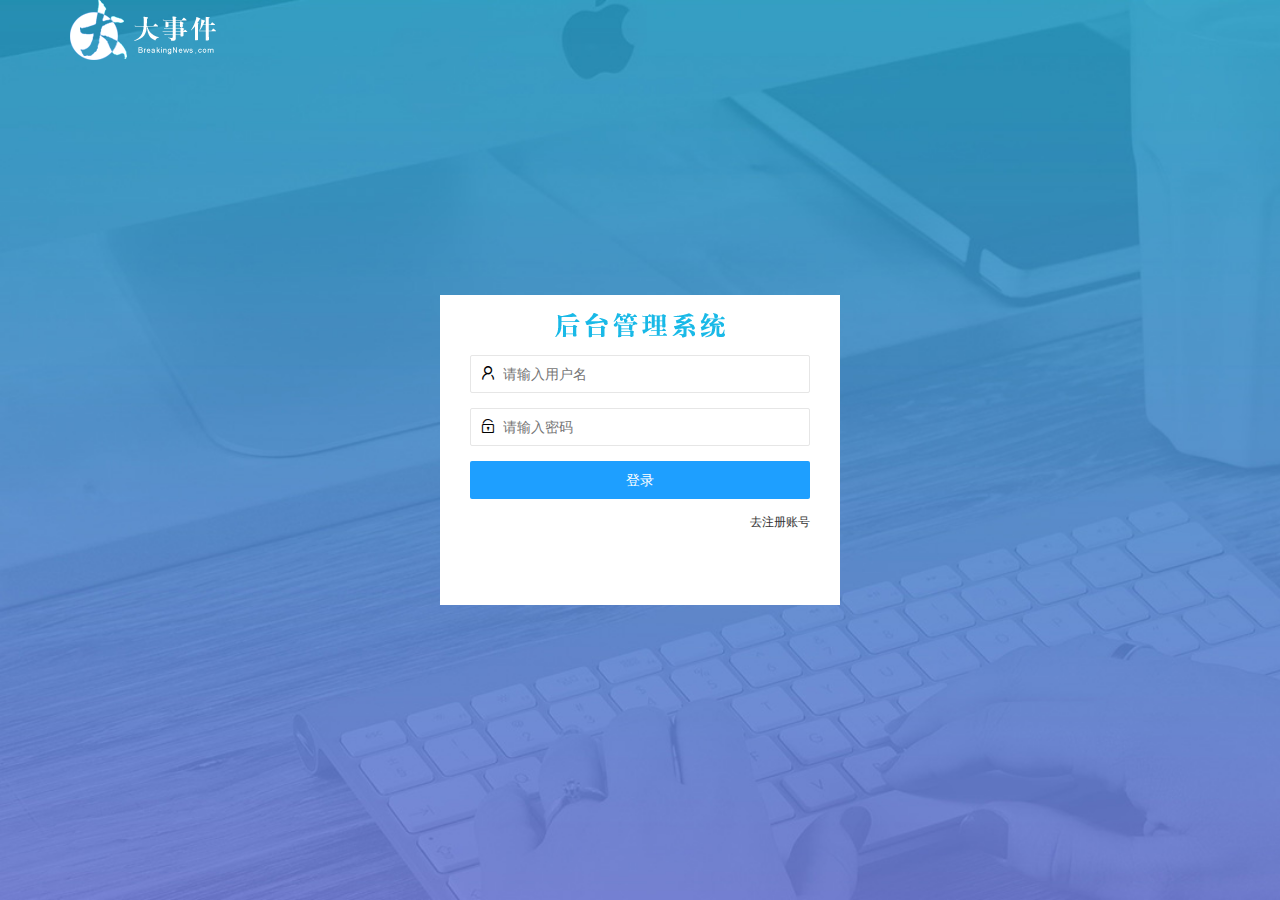
<file: login.html>
<!DOCTYPE html>
<html lang="en">

<head>
    <meta charset="UTF-8">
    <meta name="viewport" content="width=device-width, initial-scale=1.0">
    <title>Document</title>
    <link rel="stylesheet" href="/assets/lib/layui/css/layui.css">
    <link rel="stylesheet" href="/css/login.css">

</head>

<body>
    <div class="layui-main">
        <img src="/assets/images/logo.png" alt="">
    </div>
    <div class="loginAndRegBox">
        <div class="title-box"></div>
        <!-- 登录的div -->
        <div class="login-box">
            <!-- 登录的表单 -->
            <form class="layui-form" id="form_login">
                <!-- 用户名 -->
                <div class="layui-form-item">
                    <i class="layui-icon layui-icon-username"></i>
                    <input type="text" name="username" required lay-verify="required" placeholder="请输入用户名" autocomplete="off" class="layui-input" />
                </div>
                <!-- 密码 -->
                <div class="layui-form-item">
                    <i class="layui-icon layui-icon-password"></i>
                    <input type="password" name="password" required lay-verify="required|pwd" placeholder="请输入密码" autocomplete="off" class="layui-input" />
                </div>
                <!-- 登录按钮 -->
                <div class="layui-form-item">
                    <!-- 注意：表单提交按钮和普通按钮的区别，就是 lay-submit 属性 -->
                    <button class="layui-btn layui-btn-fluid layui-btn-normal" lay-submit>登录</button>
                </div>
                <div class="layui-form-item links">
                    <a href="javascript:;" id="link-reg">去注册账号</a>
                </div>
            </form>
        </div>
        <!-- 注册的div -->
        <div class="reg-box">
            <!-- 注册的表单 -->
            <form class="layui-form" id="form_reg">
                <!-- 用户名 -->
                <div class="layui-form-item">
                    <i class="layui-icon layui-icon-username"></i>
                    <input type="text" name="username" required lay-verify="required" placeholder="请输入用户名" autocomplete="off" class="layui-input" />
                </div>
                <!-- 密码 -->
                <div class="layui-form-item">
                    <i class="layui-icon layui-icon-password"></i>
                    <input type="password" name="password" required lay-verify="required|pwd" placeholder="请输入密码" autocomplete="off" class="layui-input" />
                </div>
                <!-- 密码确认框 -->
                <div class="layui-form-item">
                    <i class="layui-icon layui-icon-password"></i>
                    <input type="password" name="repassword" required lay-verify="required|pwd|repwd" placeholder="再次确认密码" autocomplete="off" class="layui-input" />
                </div>
                <!-- 注册按钮 -->
                <div class="layui-form-item">
                    <!-- 注意：表单提交按钮和普通按钮的区别，就是 lay-submit 属性 -->
                    <button class="layui-btn layui-btn-fluid layui-btn-normal" lay-submit>注册</button>
                </div>
                <div class="layui-form-item links">
                    <a href="javascript:;" id="link-login">去登录</a>
                </div>
            </form>
        </div>
    </div>

</body>
<script src="/assets/lib/layui/layui.all.js"></script>
<script src="/assets/lib/jquery.js"></script>
<script src="/js/baseAPI.js"></script>
<script src="./js/login.js"></script>

</html>
</file>
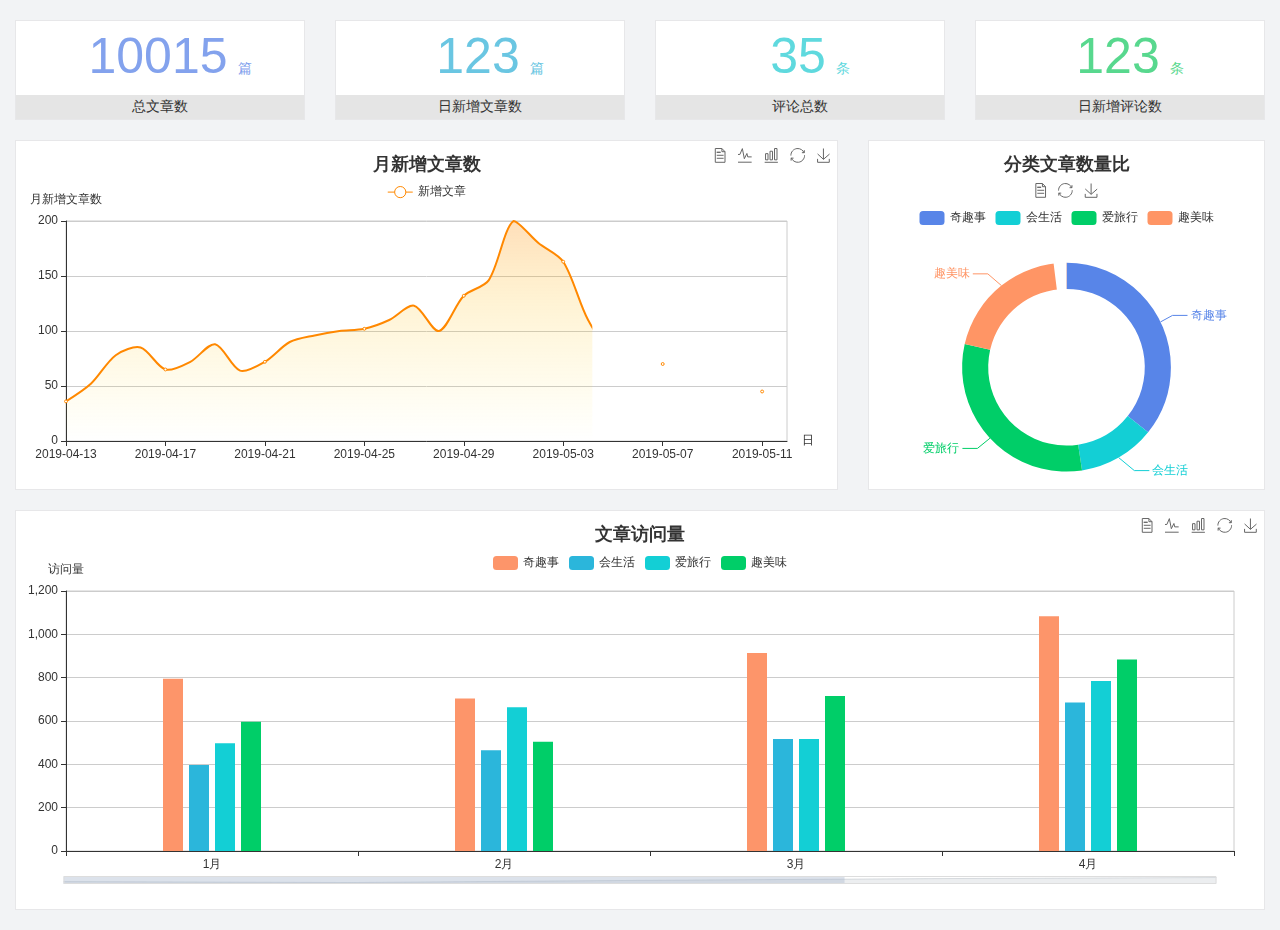
<file: home/dashboard.html>
<!DOCTYPE html>
<html lang="en">

<head>
  <meta charset="UTF-8">
  <meta name="viewport" content="width=device-width, initial-scale=1.0">
  <meta http-equiv="X-UA-Compatible" content="ie=edge">
  <title>图表统计</title>
  <link rel="stylesheet" href="../../assets/lib/bootstrap.css" />
  <link rel="stylesheet" href="../../assets/lib/main.css" />
  <script src="../../assets/lib/jquery.js"></script>
  <script type="text/javascript" src="../../assets/lib/echarts.min.js"></script>
</head>

<body>
  <div class="container-fluid">
    <div class="row spannel_list">
      <div class="col-sm-3 col-xs-6">
        <div class="spannel">
          <em>10015</em><span>篇</span>
          <b>总文章数</b>
        </div>
      </div>
      <div class="col-sm-3 col-xs-6">
        <div class="spannel scolor01">
          <em>123</em><span>篇</span>
          <b>日新增文章数</b>
        </div>
      </div>
      <div class="col-sm-3 col-xs-6">
        <div class="spannel scolor02">
          <em>35</em><span>条</span>
          <b>评论总数</b>
        </div>
      </div>
      <div class="col-sm-3 col-xs-6">
        <div class="spannel scolor03">
          <em>123</em><span>条</span>
          <b>日新增评论数</b>
        </div>
      </div>
    </div>
  </div>

  <div class="container-fluid">
    <div class="row curve-pie">
      <div class="col-lg-8 col-md-8">
        <div class="gragh_pannel" id="curve_show"></div>
      </div>
      <div class="col-lg-4 col-md-4">
        <div class="gragh_pannel" id="pie_show"></div>
      </div>
    </div>
  </div>

  <div class="container-fluid">
    <div class="column_pannel" id="column_show"></div>
  </div>

  <script>
    var oChart = echarts.init(document.getElementById('curve_show'));
    var aList_all = [
      { 'count': 36, 'date': '2019-04-13' },
      { 'count': 52, 'date': '2019-04-14' },
      { 'count': 78, 'date': '2019-04-15' },
      { 'count': 85, 'date': '2019-04-16' },
      { 'count': 65, 'date': '2019-04-17' },
      { 'count': 72, 'date': '2019-04-18' },
      { 'count': 88, 'date': '2019-04-19' },
      { 'count': 64, 'date': '2019-04-20' },
      { 'count': 72, 'date': '2019-04-21' },
      { 'count': 90, 'date': '2019-04-22' },
      { 'count': 96, 'date': '2019-04-23' },
      { 'count': 100, 'date': '2019-04-24' },
      { 'count': 102, 'date': '2019-04-25' },
      { 'count': 110, 'date': '2019-04-26' },
      { 'count': 123, 'date': '2019-04-27' },
      { 'count': 100, 'date': '2019-04-28' },
      { 'count': 132, 'date': '2019-04-29' },
      { 'count': 146, 'date': '2019-04-30' },
      { 'count': 200, 'date': '2019-05-01' },
      { 'count': 180, 'date': '2019-05-02' },
      { 'count': 163, 'date': '2019-05-03' },
      { 'count': 110, 'date': '2019-05-04' },
      { 'count': 80, 'date': '2019-05-05' },
      { 'count': 82, 'date': '2019-05-06' },
      { 'count': 70, 'date': '2019-05-07' },
      { 'count': 65, 'date': '2019-05-08' },
      { 'count': 54, 'date': '2019-05-09' },
      { 'count': 40, 'date': '2019-05-10' },
      { 'count': 45, 'date': '2019-05-11' },
      { 'count': 38, 'date': '2019-05-12' },
    ];

    let aCount = [];
    let aDate = [];

    for (var i = 0; i < aList_all.length; i++) {
      aCount.push(aList_all[i].count);
      aDate.push(aList_all[i].date);
    }

    var chartopt = {
      title: {
        text: '月新增文章数',
        left: 'center',
        top: '10'
      },
      tooltip: {
        trigger: 'axis'
      },
      legend: {
        data: ['新增文章'],
        top: '40'
      },
      toolbox: {
        show: true,
        feature: {
          mark: { show: true },
          dataView: { show: true, readOnly: false },
          magicType: { show: true, type: ['line', 'bar'] },
          restore: { show: true },
          saveAsImage: { show: true }
        }
      },
      calculable: true,
      xAxis: [
        {
          name: '日',
          type: 'category',
          boundaryGap: false,
          data: aDate
        }
      ],
      yAxis: [
        {
          name: '月新增文章数',
          type: 'value'
        }
      ],
      series: [
        {
          name: '新增文章',
          type: 'line',
          smooth: true,
          itemStyle: { normal: { areaStyle: { type: 'default' }, color: '#f80' }, lineStyle: { color: '#f80' } },
          data: aCount
        }],
      areaStyle: {
        normal: {
          color: new echarts.graphic.LinearGradient(0, 0, 0, 1, [{
            offset: 0,
            color: 'rgba(255,136,0,0.39)'
          }, {
            offset: .34,
            color: 'rgba(255,180,0,0.25)'
          }, {
            offset: 1,
            color: 'rgba(255,222,0,0.00)'
          }])

        }
      },
      grid: {
        show: true,
        x: 50,
        x2: 50,
        y: 80,
        height: 220
      }
    };

    oChart.setOption(chartopt);


    var oPie = echarts.init(document.getElementById('pie_show'));
    var oPieopt =
    {
      title: {
        top: 10,
        text: '分类文章数量比',
        x: 'center'
      },
      tooltip: {
        trigger: 'item',
        formatter: "{a} <br/>{b} : {c} ({d}%)"
      },
      color: ['#5885e8', '#13cfd5', '#00ce68', '#ff9565'],
      legend: {
        x: 'center',
        top: 65,
        data: ['奇趣事', '会生活', '爱旅行', '趣美味']
      },
      toolbox: {
        show: true,
        x: 'center',
        top: 35,
        feature: {
          mark: { show: true },
          dataView: { show: true, readOnly: false },
          magicType: {
            show: true,
            type: ['pie', 'funnel'],
            option: {
              funnel: {
                x: '25%',
                width: '50%',
                funnelAlign: 'left',
                max: 1548
              }
            }
          },
          restore: { show: true },
          saveAsImage: { show: true }
        }
      },
      calculable: true,
      series: [
        {
          name: '访问来源',
          type: 'pie',
          radius: ['45%', '60%'],
          center: ['50%', '65%'],
          data: [
            { value: 300, name: '奇趣事' },
            { value: 100, name: '会生活' },
            { value: 260, name: '爱旅行' },
            { value: 180, name: '趣美味' }
          ]
        }
      ]
    };
    oPie.setOption(oPieopt);



    var oColumn = this.echarts.init(document.getElementById('column_show'));
    var oColumnopt =
    {
      title: {
        text: '文章访问量',
        left: 'center',
        top: '10'
      },
      tooltip: {
        trigger: 'axis'
      },
      legend: {
        data: ['奇趣事', '会生活', '爱旅行', '趣美味'],
        top: '40'
      },
      toolbox: {
        show: true,
        feature: {
          mark: { show: true },
          dataView: { show: true, readOnly: false },
          magicType: { show: true, type: ['line', 'bar'] },
          restore: { show: true },
          saveAsImage: { show: true }
        }
      },
      calculable: true,
      xAxis: [
        {
          type: 'category',
          data: ['1月', '2月', '3月', '4月', '5月']
        }
      ],
      yAxis: [
        {
          name: '访问量',
          type: 'value'
        }
      ],
      series: [
        {
          name: '奇趣事',
          type: 'bar',
          barWidth: 20,
          itemStyle: {
            normal: { areaStyle: { type: 'default' }, color: '#fd956a' }
          },
          data: [800, 708, 920, 1090, 1200]
        },
        {
          name: '会生活',
          type: 'bar',
          barWidth: 20,
          itemStyle: {
            normal: { areaStyle: { type: 'default' }, color: '#2bb6db' }
          },
          data: [400, 468, 520, 690, 800]
        },
        {
          name: '爱旅行',
          type: 'bar',
          barWidth: 20,
          itemStyle: {
            normal: { areaStyle: { type: 'default' }, color: '#13cfd5' }
          },
          data: [500, 668, 520, 790, 900]
        },
        {
          name: '趣美味',
          type: 'bar',
          barWidth: 20,
          itemStyle: {
            normal: { areaStyle: { type: 'default' }, color: '#00ce68' }
          },
          data: [600, 508, 720, 890, 1000]
        }
      ],
      grid: {
        show: true,
        x: 50,
        x2: 30,
        y: 80,
        height: 260
      },
      dataZoom: [//给x轴设置滚动条
        {
          start: 0,//默认为0
          end: 100 - 1000 / 31,//默认为100
          type: 'slider',
          show: true,
          xAxisIndex: [0],
          handleSize: 0,//滑动条的 左右2个滑动条的大小
          height: 8,//组件高度
          left: 45, //左边的距离
          right: 50,//右边的距离
          bottom: 26,//右边的距离
          handleColor: '#ddd',//h滑动图标的颜色
          handleStyle: {
            borderColor: "#cacaca",
            borderWidth: "1",
            shadowBlur: 2,
            background: "#ddd",
            shadowColor: "#ddd",
          }
        }]
    };
    oColumn.setOption(oColumnopt);
  </script>
</body>

</html>
</file>
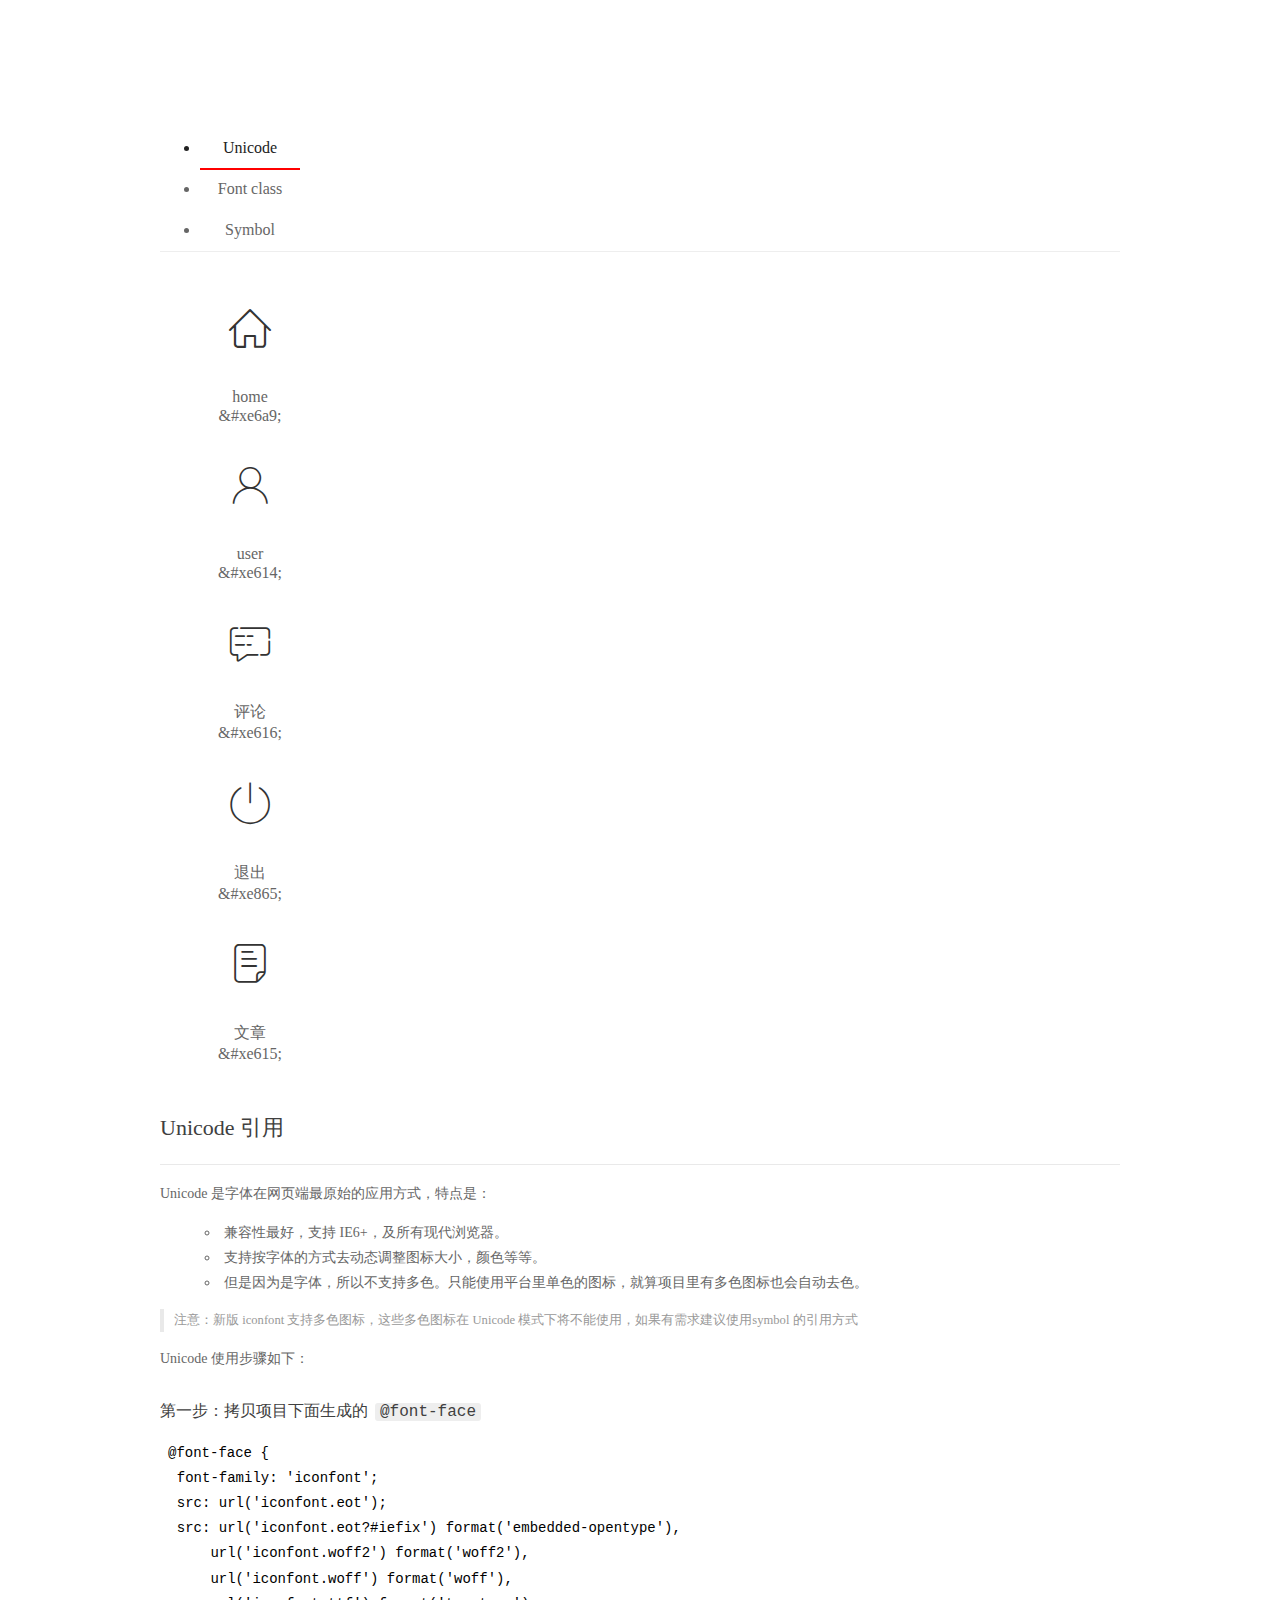
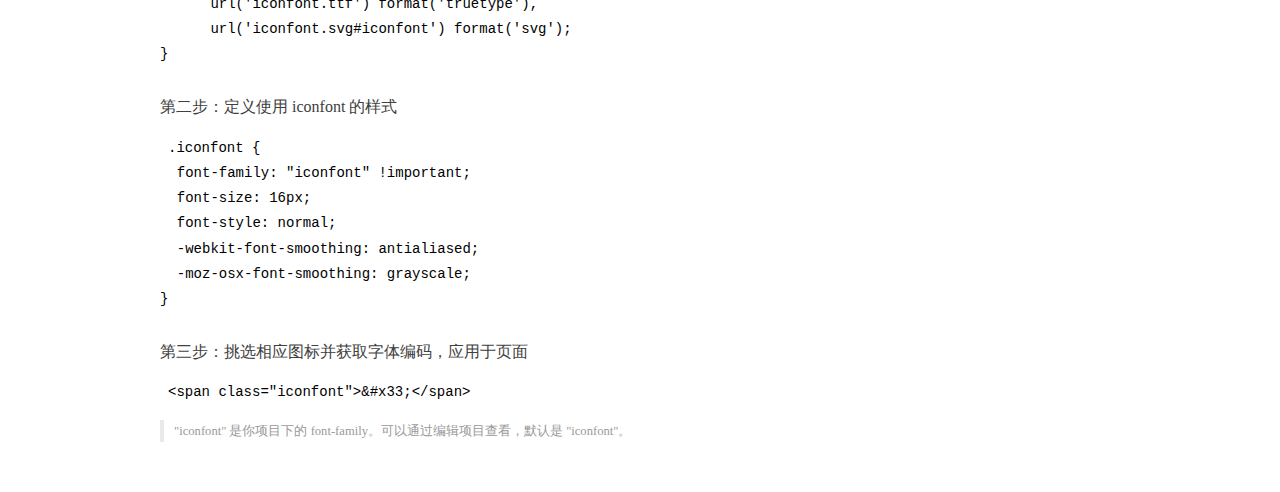
<file: assets/fonts/demo_index.html>
<!DOCTYPE html>
<html>
<head>
  <meta charset="utf-8"/>
  <title>IconFont Demo</title>
  <link rel="shortcut icon" href="https://gtms04.alicdn.com/tps/i4/TB1_oz6GVXXXXaFXpXXJDFnIXXX-64-64.ico" type="image/x-icon"/>
  <link rel="stylesheet" href="https://g.alicdn.com/thx/cube/1.3.2/cube.min.css">
  <link rel="stylesheet" href="demo.css">
  <link rel="stylesheet" href="iconfont.css">
  <script src="iconfont.js"></script>
  <!-- jQuery -->
  <script src="https://a1.alicdn.com/oss/uploads/2018/12/26/7bfddb60-08e8-11e9-9b04-53e73bb6408b.js"></script>
  <!-- 代码高亮 -->
  <script src="https://a1.alicdn.com/oss/uploads/2018/12/26/a3f714d0-08e6-11e9-8a15-ebf944d7534c.js"></script>
</head>
<body>
  <div class="main">
    <h1 class="logo"><a href="https://www.iconfont.cn/" title="iconfont 首页" target="_blank">&#xe86b;</a></h1>
    <div class="nav-tabs">
      <ul id="tabs" class="dib-box">
        <li class="dib active"><span>Unicode</span></li>
        <li class="dib"><span>Font class</span></li>
        <li class="dib"><span>Symbol</span></li>
      </ul>
      
    </div>
    <div class="tab-container">
      <div class="content unicode" style="display: block;">
          <ul class="icon_lists dib-box">
          
            <li class="dib">
              <span class="icon iconfont">&#xe6a9;</span>
                <div class="name">home</div>
                <div class="code-name">&amp;#xe6a9;</div>
              </li>
          
            <li class="dib">
              <span class="icon iconfont">&#xe614;</span>
                <div class="name">user</div>
                <div class="code-name">&amp;#xe614;</div>
              </li>
          
            <li class="dib">
              <span class="icon iconfont">&#xe616;</span>
                <div class="name">评论</div>
                <div class="code-name">&amp;#xe616;</div>
              </li>
          
            <li class="dib">
              <span class="icon iconfont">&#xe865;</span>
                <div class="name">退出</div>
                <div class="code-name">&amp;#xe865;</div>
              </li>
          
            <li class="dib">
              <span class="icon iconfont">&#xe615;</span>
                <div class="name">文章</div>
                <div class="code-name">&amp;#xe615;</div>
              </li>
          
          </ul>
          <div class="article markdown">
          <h2 id="unicode-">Unicode 引用</h2>
          <hr>

          <p>Unicode 是字体在网页端最原始的应用方式，特点是：</p>
          <ul>
            <li>兼容性最好，支持 IE6+，及所有现代浏览器。</li>
            <li>支持按字体的方式去动态调整图标大小，颜色等等。</li>
            <li>但是因为是字体，所以不支持多色。只能使用平台里单色的图标，就算项目里有多色图标也会自动去色。</li>
          </ul>
          <blockquote>
            <p>注意：新版 iconfont 支持多色图标，这些多色图标在 Unicode 模式下将不能使用，如果有需求建议使用symbol 的引用方式</p>
          </blockquote>
          <p>Unicode 使用步骤如下：</p>
          <h3 id="-font-face">第一步：拷贝项目下面生成的 <code>@font-face</code></h3>
<pre><code class="language-css"
>@font-face {
  font-family: 'iconfont';
  src: url('iconfont.eot');
  src: url('iconfont.eot?#iefix') format('embedded-opentype'),
      url('iconfont.woff2') format('woff2'),
      url('iconfont.woff') format('woff'),
      url('iconfont.ttf') format('truetype'),
      url('iconfont.svg#iconfont') format('svg');
}
</code></pre>
          <h3 id="-iconfont-">第二步：定义使用 iconfont 的样式</h3>
<pre><code class="language-css"
>.iconfont {
  font-family: "iconfont" !important;
  font-size: 16px;
  font-style: normal;
  -webkit-font-smoothing: antialiased;
  -moz-osx-font-smoothing: grayscale;
}
</code></pre>
          <h3 id="-">第三步：挑选相应图标并获取字体编码，应用于页面</h3>
<pre>
<code class="language-html"
>&lt;span class="iconfont"&gt;&amp;#x33;&lt;/span&gt;
</code></pre>
          <blockquote>
            <p>"iconfont" 是你项目下的 font-family。可以通过编辑项目查看，默认是 "iconfont"。</p>
          </blockquote>
          </div>
      </div>
      <div class="content font-class">
        <ul class="icon_lists dib-box">
          
          <li class="dib">
            <span class="icon iconfont icon-home"></span>
            <div class="name">
              home
            </div>
            <div class="code-name">.icon-home
            </div>
          </li>
          
          <li class="dib">
            <span class="icon iconfont icon-user"></span>
            <div class="name">
              user
            </div>
            <div class="code-name">.icon-user
            </div>
          </li>
          
          <li class="dib">
            <span class="icon iconfont icon-pinglun"></span>
            <div class="name">
              评论
            </div>
            <div class="code-name">.icon-pinglun
            </div>
          </li>
          
          <li class="dib">
            <span class="icon iconfont icon-tuichu"></span>
            <div class="name">
              退出
            </div>
            <div class="code-name">.icon-tuichu
            </div>
          </li>
          
          <li class="dib">
            <span class="icon iconfont icon-16"></span>
            <div class="name">
              文章
            </div>
            <div class="code-name">.icon-16
            </div>
          </li>
          
        </ul>
        <div class="article markdown">
        <h2 id="font-class-">font-class 引用</h2>
        <hr>

        <p>font-class 是 Unicode 使用方式的一种变种，主要是解决 Unicode 书写不直观，语意不明确的问题。</p>
        <p>与 Unicode 使用方式相比，具有如下特点：</p>
        <ul>
          <li>兼容性良好，支持 IE8+，及所有现代浏览器。</li>
          <li>相比于 Unicode 语意明确，书写更直观。可以很容易分辨这个 icon 是什么。</li>
          <li>因为使用 class 来定义图标，所以当要替换图标时，只需要修改 class 里面的 Unicode 引用。</li>
          <li>不过因为本质上还是使用的字体，所以多色图标还是不支持的。</li>
        </ul>
        <p>使用步骤如下：</p>
        <h3 id="-fontclass-">第一步：引入项目下面生成的 fontclass 代码：</h3>
<pre><code class="language-html">&lt;link rel="stylesheet" href="./iconfont.css"&gt;
</code></pre>
        <h3 id="-">第二步：挑选相应图标并获取类名，应用于页面：</h3>
<pre><code class="language-html">&lt;span class="iconfont icon-xxx"&gt;&lt;/span&gt;
</code></pre>
        <blockquote>
          <p>"
            iconfont" 是你项目下的 font-family。可以通过编辑项目查看，默认是 "iconfont"。</p>
        </blockquote>
      </div>
      </div>
      <div class="content symbol">
          <ul class="icon_lists dib-box">
          
            <li class="dib">
                <svg class="icon svg-icon" aria-hidden="true">
                  <use xlink:href="#icon-home"></use>
                </svg>
                <div class="name">home</div>
                <div class="code-name">#icon-home</div>
            </li>
          
            <li class="dib">
                <svg class="icon svg-icon" aria-hidden="true">
                  <use xlink:href="#icon-user"></use>
                </svg>
                <div class="name">user</div>
                <div class="code-name">#icon-user</div>
            </li>
          
            <li class="dib">
                <svg class="icon svg-icon" aria-hidden="true">
                  <use xlink:href="#icon-pinglun"></use>
                </svg>
                <div class="name">评论</div>
                <div class="code-name">#icon-pinglun</div>
            </li>
          
            <li class="dib">
                <svg class="icon svg-icon" aria-hidden="true">
                  <use xlink:href="#icon-tuichu"></use>
                </svg>
                <div class="name">退出</div>
                <div class="code-name">#icon-tuichu</div>
            </li>
          
            <li class="dib">
                <svg class="icon svg-icon" aria-hidden="true">
                  <use xlink:href="#icon-16"></use>
                </svg>
                <div class="name">文章</div>
                <div class="code-name">#icon-16</div>
            </li>
          
          </ul>
          <div class="article markdown">
          <h2 id="symbol-">Symbol 引用</h2>
          <hr>

          <p>这是一种全新的使用方式，应该说这才是未来的主流，也是平台目前推荐的用法。相关介绍可以参考这篇<a href="">文章</a>
            这种用法其实是做了一个 SVG 的集合，与另外两种相比具有如下特点：</p>
          <ul>
            <li>支持多色图标了，不再受单色限制。</li>
            <li>通过一些技巧，支持像字体那样，通过 <code>font-size</code>, <code>color</code> 来调整样式。</li>
            <li>兼容性较差，支持 IE9+，及现代浏览器。</li>
            <li>浏览器渲染 SVG 的性能一般，还不如 png。</li>
          </ul>
          <p>使用步骤如下：</p>
          <h3 id="-symbol-">第一步：引入项目下面生成的 symbol 代码：</h3>
<pre><code class="language-html">&lt;script src="./iconfont.js"&gt;&lt;/script&gt;
</code></pre>
          <h3 id="-css-">第二步：加入通用 CSS 代码（引入一次就行）：</h3>
<pre><code class="language-html">&lt;style&gt;
.icon {
  width: 1em;
  height: 1em;
  vertical-align: -0.15em;
  fill: currentColor;
  overflow: hidden;
}
&lt;/style&gt;
</code></pre>
          <h3 id="-">第三步：挑选相应图标并获取类名，应用于页面：</h3>
<pre><code class="language-html">&lt;svg class="icon" aria-hidden="true"&gt;
  &lt;use xlink:href="#icon-xxx"&gt;&lt;/use&gt;
&lt;/svg&gt;
</code></pre>
          </div>
      </div>

    </div>
  </div>
  <script>
  $(document).ready(function () {
      $('.tab-container .content:first').show()

      $('#tabs li').click(function (e) {
        var tabContent = $('.tab-container .content')
        var index = $(this).index()

        if ($(this).hasClass('active')) {
          return
        } else {
          $('#tabs li').removeClass('active')
          $(this).addClass('active')

          tabContent.hide().eq(index).fadeIn()
        }
      })
    })
  </script>
</body>
</html>
</file>
<file: assets/lib/layui/css/layui.css>
/** layui-v2.5.5 MIT License By https://www.layui.com */
 .layui-inline,img{display:inline-block;vertical-align:middle}h1,h2,h3,h4,h5,h6{font-weight:400}.layui-edge,.layui-header,.layui-inline,.layui-main{position:relative}.layui-body,.layui-edge,.layui-elip{overflow:hidden}.layui-btn,.layui-edge,.layui-inline,img{vertical-align:middle}.layui-btn,.layui-disabled,.layui-icon,.layui-unselect{-moz-user-select:none;-webkit-user-select:none;-ms-user-select:none}.layui-elip,.layui-form-checkbox span,.layui-form-pane .layui-form-label{text-overflow:ellipsis;white-space:nowrap}.layui-breadcrumb,.layui-tree-btnGroup{visibility:hidden}blockquote,body,button,dd,div,dl,dt,form,h1,h2,h3,h4,h5,h6,input,li,ol,p,pre,td,textarea,th,ul{margin:0;padding:0;-webkit-tap-highlight-color:rgba(0,0,0,0)}a:active,a:hover{outline:0}img{border:none}li{list-style:none}table{border-collapse:collapse;border-spacing:0}h4,h5,h6{font-size:100%}button,input,optgroup,option,select,textarea{font-family:inherit;font-size:inherit;font-style:inherit;font-weight:inherit;outline:0}pre{white-space:pre-wrap;white-space:-moz-pre-wrap;white-space:-pre-wrap;white-space:-o-pre-wrap;word-wrap:break-word}body{line-height:24px;font:14px Helvetica Neue,Helvetica,PingFang SC,Tahoma,Arial,sans-serif}hr{height:1px;margin:10px 0;border:0;clear:both}a{color:#333;text-decoration:none}a:hover{color:#777}a cite{font-style:normal;*cursor:pointer}.layui-border-box,.layui-border-box *{box-sizing:border-box}.layui-box,.layui-box *{box-sizing:content-box}.layui-clear{clear:both;*zoom:1}.layui-clear:after{content:'\20';clear:both;*zoom:1;display:block;height:0}.layui-inline{*display:inline;*zoom:1}.layui-edge{display:inline-block;width:0;height:0;border-width:6px;border-style:dashed;border-color:transparent}.layui-edge-top{top:-4px;border-bottom-color:#999;border-bottom-style:solid}.layui-edge-right{border-left-color:#999;border-left-style:solid}.layui-edge-bottom{top:2px;border-top-color:#999;border-top-style:solid}.layui-edge-left{border-right-color:#999;border-right-style:solid}.layui-disabled,.layui-disabled:hover{color:#d2d2d2!important;cursor:not-allowed!important}.layui-circle{border-radius:100%}.layui-show{display:block!important}.layui-hide{display:none!important}@font-face{font-family:layui-icon;src:url(../font/iconfont.eot?v=250);src:url(../font/iconfont.eot?v=250#iefix) format('embedded-opentype'),url(../font/iconfont.woff2?v=250) format('woff2'),url(../font/iconfont.woff?v=250) format('woff'),url(../font/iconfont.ttf?v=250) format('truetype'),url(../font/iconfont.svg?v=250#layui-icon) format('svg')}.layui-icon{font-family:layui-icon!important;font-size:16px;font-style:normal;-webkit-font-smoothing:antialiased;-moz-osx-font-smoothing:grayscale}.layui-icon-reply-fill:before{content:"\e611"}.layui-icon-set-fill:before{content:"\e614"}.layui-icon-menu-fill:before{content:"\e60f"}.layui-icon-search:before{content:"\e615"}.layui-icon-share:before{content:"\e641"}.layui-icon-set-sm:before{content:"\e620"}.layui-icon-engine:before{content:"\e628"}.layui-icon-close:before{content:"\1006"}.layui-icon-close-fill:before{content:"\1007"}.layui-icon-chart-screen:before{content:"\e629"}.layui-icon-star:before{content:"\e600"}.layui-icon-circle-dot:before{content:"\e617"}.layui-icon-chat:before{content:"\e606"}.layui-icon-release:before{content:"\e609"}.layui-icon-list:before{content:"\e60a"}.layui-icon-chart:before{content:"\e62c"}.layui-icon-ok-circle:before{content:"\1005"}.layui-icon-layim-theme:before{content:"\e61b"}.layui-icon-table:before{content:"\e62d"}.layui-icon-right:before{content:"\e602"}.layui-icon-left:before{content:"\e603"}.layui-icon-cart-simple:before{content:"\e698"}.layui-icon-face-cry:before{content:"\e69c"}.layui-icon-face-smile:before{content:"\e6af"}.layui-icon-survey:before{content:"\e6b2"}.layui-icon-tree:before{content:"\e62e"}.layui-icon-upload-circle:before{content:"\e62f"}.layui-icon-add-circle:before{content:"\e61f"}.layui-icon-download-circle:before{content:"\e601"}.layui-icon-templeate-1:before{content:"\e630"}.layui-icon-util:before{content:"\e631"}.layui-icon-face-surprised:before{content:"\e664"}.layui-icon-edit:before{content:"\e642"}.layui-icon-speaker:before{content:"\e645"}.layui-icon-down:before{content:"\e61a"}.layui-icon-file:before{content:"\e621"}.layui-icon-layouts:before{content:"\e632"}.layui-icon-rate-half:before{content:"\e6c9"}.layui-icon-add-circle-fine:before{content:"\e608"}.layui-icon-prev-circle:before{content:"\e633"}.layui-icon-read:before{content:"\e705"}.layui-icon-404:before{content:"\e61c"}.layui-icon-carousel:before{content:"\e634"}.layui-icon-help:before{content:"\e607"}.layui-icon-code-circle:before{content:"\e635"}.layui-icon-water:before{content:"\e636"}.layui-icon-username:before{content:"\e66f"}.layui-icon-find-fill:before{content:"\e670"}.layui-icon-about:before{content:"\e60b"}.layui-icon-location:before{content:"\e715"}.layui-icon-up:before{content:"\e619"}.layui-icon-pause:before{content:"\e651"}.layui-icon-date:before{content:"\e637"}.layui-icon-layim-uploadfile:before{content:"\e61d"}.layui-icon-delete:before{content:"\e640"}.layui-icon-play:before{content:"\e652"}.layui-icon-top:before{content:"\e604"}.layui-icon-friends:before{content:"\e612"}.layui-icon-refresh-3:before{content:"\e9aa"}.layui-icon-ok:before{content:"\e605"}.layui-icon-layer:before{content:"\e638"}.layui-icon-face-smile-fine:before{content:"\e60c"}.layui-icon-dollar:before{content:"\e659"}.layui-icon-group:before{content:"\e613"}.layui-icon-layim-download:before{content:"\e61e"}.layui-icon-picture-fine:before{content:"\e60d"}.layui-icon-link:before{content:"\e64c"}.layui-icon-diamond:before{content:"\e735"}.layui-icon-log:before{content:"\e60e"}.layui-icon-rate-solid:before{content:"\e67a"}.layui-icon-fonts-del:before{content:"\e64f"}.layui-icon-unlink:before{content:"\e64d"}.layui-icon-fonts-clear:before{content:"\e639"}.layui-icon-triangle-r:before{content:"\e623"}.layui-icon-circle:before{content:"\e63f"}.layui-icon-radio:before{content:"\e643"}.layui-icon-align-center:before{content:"\e647"}.layui-icon-align-right:before{content:"\e648"}.layui-icon-align-left:before{content:"\e649"}.layui-icon-loading-1:before{content:"\e63e"}.layui-icon-return:before{content:"\e65c"}.layui-icon-fonts-strong:before{content:"\e62b"}.layui-icon-upload:before{content:"\e67c"}.layui-icon-dialogue:before{content:"\e63a"}.layui-icon-video:before{content:"\e6ed"}.layui-icon-headset:before{content:"\e6fc"}.layui-icon-cellphone-fine:before{content:"\e63b"}.layui-icon-add-1:before{content:"\e654"}.layui-icon-face-smile-b:before{content:"\e650"}.layui-icon-fonts-html:before{content:"\e64b"}.layui-icon-form:before{content:"\e63c"}.layui-icon-cart:before{content:"\e657"}.layui-icon-camera-fill:before{content:"\e65d"}.layui-icon-tabs:before{content:"\e62a"}.layui-icon-fonts-code:before{content:"\e64e"}.layui-icon-fire:before{content:"\e756"}.layui-icon-set:before{content:"\e716"}.layui-icon-fonts-u:before{content:"\e646"}.layui-icon-triangle-d:before{content:"\e625"}.layui-icon-tips:before{content:"\e702"}.layui-icon-picture:before{content:"\e64a"}.layui-icon-more-vertical:before{content:"\e671"}.layui-icon-flag:before{content:"\e66c"}.layui-icon-loading:before{content:"\e63d"}.layui-icon-fonts-i:before{content:"\e644"}.layui-icon-refresh-1:before{content:"\e666"}.layui-icon-rmb:before{content:"\e65e"}.layui-icon-home:before{content:"\e68e"}.layui-icon-user:before{content:"\e770"}.layui-icon-notice:before{content:"\e667"}.layui-icon-login-weibo:before{content:"\e675"}.layui-icon-voice:before{content:"\e688"}.layui-icon-upload-drag:before{content:"\e681"}.layui-icon-login-qq:before{content:"\e676"}.layui-icon-snowflake:before{content:"\e6b1"}.layui-icon-file-b:before{content:"\e655"}.layui-icon-template:before{content:"\e663"}.layui-icon-auz:before{content:"\e672"}.layui-icon-console:before{content:"\e665"}.layui-icon-app:before{content:"\e653"}.layui-icon-prev:before{content:"\e65a"}.layui-icon-website:before{content:"\e7ae"}.layui-icon-next:before{content:"\e65b"}.layui-icon-component:before{content:"\e857"}.layui-icon-more:before{content:"\e65f"}.layui-icon-login-wechat:before{content:"\e677"}.layui-icon-shrink-right:before{content:"\e668"}.layui-icon-spread-left:before{content:"\e66b"}.layui-icon-camera:before{content:"\e660"}.layui-icon-note:before{content:"\e66e"}.layui-icon-refresh:before{content:"\e669"}.layui-icon-female:before{content:"\e661"}.layui-icon-male:before{content:"\e662"}.layui-icon-password:before{content:"\e673"}.layui-icon-senior:before{content:"\e674"}.layui-icon-theme:before{content:"\e66a"}.layui-icon-tread:before{content:"\e6c5"}.layui-icon-praise:before{content:"\e6c6"}.layui-icon-star-fill:before{content:"\e658"}.layui-icon-rate:before{content:"\e67b"}.layui-icon-template-1:before{content:"\e656"}.layui-icon-vercode:before{content:"\e679"}.layui-icon-cellphone:before{content:"\e678"}.layui-icon-screen-full:before{content:"\e622"}.layui-icon-screen-restore:before{content:"\e758"}.layui-icon-cols:before{content:"\e610"}.layui-icon-export:before{content:"\e67d"}.layui-icon-print:before{content:"\e66d"}.layui-icon-slider:before{content:"\e714"}.layui-icon-addition:before{content:"\e624"}.layui-icon-subtraction:before{content:"\e67e"}.layui-icon-service:before{content:"\e626"}.layui-icon-transfer:before{content:"\e691"}.layui-main{width:1140px;margin:0 auto}.layui-header{z-index:1000;height:60px}.layui-header a:hover{transition:all .5s;-webkit-transition:all .5s}.layui-side{position:fixed;left:0;top:0;bottom:0;z-index:999;width:200px;overflow-x:hidden}.layui-side-scroll{position:relative;width:220px;height:100%;overflow-x:hidden}.layui-body{position:absolute;left:200px;right:0;top:0;bottom:0;z-index:998;width:auto;overflow-y:auto;box-sizing:border-box}.layui-layout-body{overflow:hidden}.layui-layout-admin .layui-header{background-color:#23262E}.layui-layout-admin .layui-side{top:60px;width:200px;overflow-x:hidden}.layui-layout-admin .layui-body{position:fixed;top:60px;bottom:44px}.layui-layout-admin .layui-main{width:auto;margin:0 15px}.layui-layout-admin .layui-footer{position:fixed;left:200px;right:0;bottom:0;height:44px;line-height:44px;padding:0 15px;background-color:#eee}.layui-layout-admin .layui-logo{position:absolute;left:0;top:0;width:200px;height:100%;line-height:60px;text-align:center;color:#009688;font-size:16px}.layui-layout-admin .layui-header .layui-nav{background:0 0}.layui-layout-left{position:absolute!important;left:200px;top:0}.layui-layout-right{position:absolute!important;right:0;top:0}.layui-container{position:relative;margin:0 auto;padding:0 15px;box-sizing:border-box}.layui-fluid{position:relative;margin:0 auto;padding:0 15px}.layui-row:after,.layui-row:before{content:'';display:block;clear:both}.layui-col-lg1,.layui-col-lg10,.layui-col-lg11,.layui-col-lg12,.layui-col-lg2,.layui-col-lg3,.layui-col-lg4,.layui-col-lg5,.layui-col-lg6,.layui-col-lg7,.layui-col-lg8,.layui-col-lg9,.layui-col-md1,.layui-col-md10,.layui-col-md11,.layui-col-md12,.layui-col-md2,.layui-col-md3,.layui-col-md4,.layui-col-md5,.layui-col-md6,.layui-col-md7,.layui-col-md8,.layui-col-md9,.layui-col-sm1,.layui-col-sm10,.layui-col-sm11,.layui-col-sm12,.layui-col-sm2,.layui-col-sm3,.layui-col-sm4,.layui-col-sm5,.layui-col-sm6,.layui-col-sm7,.layui-col-sm8,.layui-col-sm9,.layui-col-xs1,.layui-col-xs10,.layui-col-xs11,.layui-col-xs12,.layui-col-xs2,.layui-col-xs3,.layui-col-xs4,.layui-col-xs5,.layui-col-xs6,.layui-col-xs7,.layui-col-xs8,.layui-col-xs9{position:relative;display:block;box-sizing:border-box}.layui-col-xs1,.layui-col-xs10,.layui-col-xs11,.layui-col-xs12,.layui-col-xs2,.layui-col-xs3,.layui-col-xs4,.layui-col-xs5,.layui-col-xs6,.layui-col-xs7,.layui-col-xs8,.layui-col-xs9{float:left}.layui-col-xs1{width:8.33333333%}.layui-col-xs2{width:16.66666667%}.layui-col-xs3{width:25%}.layui-col-xs4{width:33.33333333%}.layui-col-xs5{width:41.66666667%}.layui-col-xs6{width:50%}.layui-col-xs7{width:58.33333333%}.layui-col-xs8{width:66.66666667%}.layui-col-xs9{width:75%}.layui-col-xs10{width:83.33333333%}.layui-col-xs11{width:91.66666667%}.layui-col-xs12{width:100%}.layui-col-xs-offset1{margin-left:8.33333333%}.layui-col-xs-offset2{margin-left:16.66666667%}.layui-col-xs-offset3{margin-left:25%}.layui-col-xs-offset4{margin-left:33.33333333%}.layui-col-xs-offset5{margin-left:41.66666667%}.layui-col-xs-offset6{margin-left:50%}.layui-col-xs-offset7{margin-left:58.33333333%}.layui-col-xs-offset8{margin-left:66.66666667%}.layui-col-xs-offset9{margin-left:75%}.layui-col-xs-offset10{margin-left:83.33333333%}.layui-col-xs-offset11{margin-left:91.66666667%}.layui-col-xs-offset12{margin-left:100%}@media screen and (max-width:768px){.layui-hide-xs{display:none!important}.layui-show-xs-block{display:block!important}.layui-show-xs-inline{display:inline!important}.layui-show-xs-inline-block{display:inline-block!important}}@media screen and (min-width:768px){.layui-container{width:750px}.layui-hide-sm{display:none!important}.layui-show-sm-block{display:block!important}.layui-show-sm-inline{display:inline!important}.layui-show-sm-inline-block{display:inline-block!important}.layui-col-sm1,.layui-col-sm10,.layui-col-sm11,.layui-col-sm12,.layui-col-sm2,.layui-col-sm3,.layui-col-sm4,.layui-col-sm5,.layui-col-sm6,.layui-col-sm7,.layui-col-sm8,.layui-col-sm9{float:left}.layui-col-sm1{width:8.33333333%}.layui-col-sm2{width:16.66666667%}.layui-col-sm3{width:25%}.layui-col-sm4{width:33.33333333%}.layui-col-sm5{width:41.66666667%}.layui-col-sm6{width:50%}.layui-col-sm7{width:58.33333333%}.layui-col-sm8{width:66.66666667%}.layui-col-sm9{width:75%}.layui-col-sm10{width:83.33333333%}.layui-col-sm11{width:91.66666667%}.layui-col-sm12{width:100%}.layui-col-sm-offset1{margin-left:8.33333333%}.layui-col-sm-offset2{margin-left:16.66666667%}.layui-col-sm-offset3{margin-left:25%}.layui-col-sm-offset4{margin-left:33.33333333%}.layui-col-sm-offset5{margin-left:41.66666667%}.layui-col-sm-offset6{margin-left:50%}.layui-col-sm-offset7{margin-left:58.33333333%}.layui-col-sm-offset8{margin-left:66.66666667%}.layui-col-sm-offset9{margin-left:75%}.layui-col-sm-offset10{margin-left:83.33333333%}.layui-col-sm-offset11{margin-left:91.66666667%}.layui-col-sm-offset12{margin-left:100%}}@media screen and (min-width:992px){.layui-container{width:970px}.layui-hide-md{display:none!important}.layui-show-md-block{display:block!important}.layui-show-md-inline{display:inline!important}.layui-show-md-inline-block{display:inline-block!important}.layui-col-md1,.layui-col-md10,.layui-col-md11,.layui-col-md12,.layui-col-md2,.layui-col-md3,.layui-col-md4,.layui-col-md5,.layui-col-md6,.layui-col-md7,.layui-col-md8,.layui-col-md9{float:left}.layui-col-md1{width:8.33333333%}.layui-col-md2{width:16.66666667%}.layui-col-md3{width:25%}.layui-col-md4{width:33.33333333%}.layui-col-md5{width:41.66666667%}.layui-col-md6{width:50%}.layui-col-md7{width:58.33333333%}.layui-col-md8{width:66.66666667%}.layui-col-md9{width:75%}.layui-col-md10{width:83.33333333%}.layui-col-md11{width:91.66666667%}.layui-col-md12{width:100%}.layui-col-md-offset1{margin-left:8.33333333%}.layui-col-md-offset2{margin-left:16.66666667%}.layui-col-md-offset3{margin-left:25%}.layui-col-md-offset4{margin-left:33.33333333%}.layui-col-md-offset5{margin-left:41.66666667%}.layui-col-md-offset6{margin-left:50%}.layui-col-md-offset7{margin-left:58.33333333%}.layui-col-md-offset8{margin-left:66.66666667%}.layui-col-md-offset9{margin-left:75%}.layui-col-md-offset10{margin-left:83.33333333%}.layui-col-md-offset11{margin-left:91.66666667%}.layui-col-md-offset12{margin-left:100%}}@media screen and (min-width:1200px){.layui-container{width:1170px}.layui-hide-lg{display:none!important}.layui-show-lg-block{display:block!important}.layui-show-lg-inline{display:inline!important}.layui-show-lg-inline-block{display:inline-block!important}.layui-col-lg1,.layui-col-lg10,.layui-col-lg11,.layui-col-lg12,.layui-col-lg2,.layui-col-lg3,.layui-col-lg4,.layui-col-lg5,.layui-col-lg6,.layui-col-lg7,.layui-col-lg8,.layui-col-lg9{float:left}.layui-col-lg1{width:8.33333333%}.layui-col-lg2{width:16.66666667%}.layui-col-lg3{width:25%}.layui-col-lg4{width:33.33333333%}.layui-col-lg5{width:41.66666667%}.layui-col-lg6{width:50%}.layui-col-lg7{width:58.33333333%}.layui-col-lg8{width:66.66666667%}.layui-col-lg9{width:75%}.layui-col-lg10{width:83.33333333%}.layui-col-lg11{width:91.66666667%}.layui-col-lg12{width:100%}.layui-col-lg-offset1{margin-left:8.33333333%}.layui-col-lg-offset2{margin-left:16.66666667%}.layui-col-lg-offset3{margin-left:25%}.layui-col-lg-offset4{margin-left:33.33333333%}.layui-col-lg-offset5{margin-left:41.66666667%}.layui-col-lg-offset6{margin-left:50%}.layui-col-lg-offset7{margin-left:58.33333333%}.layui-col-lg-offset8{margin-left:66.66666667%}.layui-col-lg-offset9{margin-left:75%}.layui-col-lg-offset10{margin-left:83.33333333%}.layui-col-lg-offset11{margin-left:91.66666667%}.layui-col-lg-offset12{margin-left:100%}}.layui-col-space1{margin:-.5px}.layui-col-space1>*{padding:.5px}.layui-col-space3{margin:-1.5px}.layui-col-space3>*{padding:1.5px}.layui-col-space5{margin:-2.5px}.layui-col-space5>*{padding:2.5px}.layui-col-space8{margin:-3.5px}.layui-col-space8>*{padding:3.5px}.layui-col-space10{margin:-5px}.layui-col-space10>*{padding:5px}.layui-col-space12{margin:-6px}.layui-col-space12>*{padding:6px}.layui-col-space15{margin:-7.5px}.layui-col-space15>*{padding:7.5px}.layui-col-space18{margin:-9px}.layui-col-space18>*{padding:9px}.layui-col-space20{margin:-10px}.layui-col-space20>*{padding:10px}.layui-col-space22{margin:-11px}.layui-col-space22>*{padding:11px}.layui-col-space25{margin:-12.5px}.layui-col-space25>*{padding:12.5px}.layui-col-space30{margin:-15px}.layui-col-space30>*{padding:15px}.layui-btn,.layui-input,.layui-select,.layui-textarea,.layui-upload-button{outline:0;-webkit-appearance:none;transition:all .3s;-webkit-transition:all .3s;box-sizing:border-box}.layui-elem-quote{margin-bottom:10px;padding:15px;line-height:22px;border-left:5px solid #009688;border-radius:0 2px 2px 0;background-color:#f2f2f2}.layui-quote-nm{border-style:solid;border-width:1px 1px 1px 5px;background:0 0}.layui-elem-field{margin-bottom:10px;padding:0;border-width:1px;border-style:solid}.layui-elem-field legend{margin-left:20px;padding:0 10px;font-size:20px;font-weight:300}.layui-field-title{margin:10px 0 20px;border-width:1px 0 0}.layui-field-box{padding:10px 15px}.layui-field-title .layui-field-box{padding:10px 0}.layui-progress{position:relative;height:6px;border-radius:20px;background-color:#e2e2e2}.layui-progress-bar{position:absolute;left:0;top:0;width:0;max-width:100%;height:6px;border-radius:20px;text-align:right;background-color:#5FB878;transition:all .3s;-webkit-transition:all .3s}.layui-progress-big,.layui-progress-big .layui-progress-bar{height:18px;line-height:18px}.layui-progress-text{position:relative;top:-20px;line-height:18px;font-size:12px;color:#666}.layui-progress-big .layui-progress-text{position:static;padding:0 10px;color:#fff}.layui-collapse{border-width:1px;border-style:solid;border-radius:2px}.layui-colla-content,.layui-colla-item{border-top-width:1px;border-top-style:solid}.layui-colla-item:first-child{border-top:none}.layui-colla-title{position:relative;height:42px;line-height:42px;padding:0 15px 0 35px;color:#333;background-color:#f2f2f2;cursor:pointer;font-size:14px;overflow:hidden}.layui-colla-content{display:none;padding:10px 15px;line-height:22px;color:#666}.layui-colla-icon{position:absolute;left:15px;top:0;font-size:14px}.layui-card{margin-bottom:15px;border-radius:2px;background-color:#fff;box-shadow:0 1px 2px 0 rgba(0,0,0,.05)}.layui-card:last-child{margin-bottom:0}.layui-card-header{position:relative;height:42px;line-height:42px;padding:0 15px;border-bottom:1px solid #f6f6f6;color:#333;border-radius:2px 2px 0 0;font-size:14px}.layui-bg-black,.layui-bg-blue,.layui-bg-cyan,.layui-bg-green,.layui-bg-orange,.layui-bg-red{color:#fff!important}.layui-card-body{position:relative;padding:10px 15px;line-height:24px}.layui-card-body[pad15]{padding:15px}.layui-card-body[pad20]{padding:20px}.layui-card-body .layui-table{margin:5px 0}.layui-card .layui-tab{margin:0}.layui-panel-window{position:relative;padding:15px;border-radius:0;border-top:5px solid #E6E6E6;background-color:#fff}.layui-auxiliar-moving{position:fixed;left:0;right:0;top:0;bottom:0;width:100%;height:100%;background:0 0;z-index:9999999999}.layui-form-label,.layui-form-mid,.layui-form-select,.layui-input-block,.layui-input-inline,.layui-textarea{position:relative}.layui-bg-red{background-color:#FF5722!important}.layui-bg-orange{background-color:#FFB800!important}.layui-bg-green{background-color:#009688!important}.layui-bg-cyan{background-color:#2F4056!important}.layui-bg-blue{background-color:#1E9FFF!important}.layui-bg-black{background-color:#393D49!important}.layui-bg-gray{background-color:#eee!important;color:#666!important}.layui-badge-rim,.layui-colla-content,.layui-colla-item,.layui-collapse,.layui-elem-field,.layui-form-pane .layui-form-item[pane],.layui-form-pane .layui-form-label,.layui-input,.layui-layedit,.layui-layedit-tool,.layui-quote-nm,.layui-select,.layui-tab-bar,.layui-tab-card,.layui-tab-title,.layui-tab-title .layui-this:after,.layui-textarea{border-color:#e6e6e6}.layui-timeline-item:before,hr{background-color:#e6e6e6}.layui-text{line-height:22px;font-size:14px;color:#666}.layui-text h1,.layui-text h2,.layui-text h3{font-weight:500;color:#333}.layui-text h1{font-size:30px}.layui-text h2{font-size:24px}.layui-text h3{font-size:18px}.layui-text a:not(.layui-btn){color:#01AAED}.layui-text a:not(.layui-btn):hover{text-decoration:underline}.layui-text ul{padding:5px 0 5px 15px}.layui-text ul li{margin-top:5px;list-style-type:disc}.layui-text em,.layui-word-aux{color:#999!important;padding:0 5px!important}.layui-btn{display:inline-block;height:38px;line-height:38px;padding:0 18px;background-color:#009688;color:#fff;white-space:nowrap;text-align:center;font-size:14px;border:none;border-radius:2px;cursor:pointer}.layui-btn:hover{opacity:.8;filter:alpha(opacity=80);color:#fff}.layui-btn:active{opacity:1;filter:alpha(opacity=100)}.layui-btn+.layui-btn{margin-left:10px}.layui-btn-container{font-size:0}.layui-btn-container .layui-btn{margin-right:10px;margin-bottom:10px}.layui-btn-container .layui-btn+.layui-btn{margin-left:0}.layui-table .layui-btn-container .layui-btn{margin-bottom:9px}.layui-btn-radius{border-radius:100px}.layui-btn .layui-icon{margin-right:3px;font-size:18px;vertical-align:bottom;vertical-align:middle\9}.layui-btn-primary{border:1px solid #C9C9C9;background-color:#fff;color:#555}.layui-btn-primary:hover{border-color:#009688;color:#333}.layui-btn-normal{background-color:#1E9FFF}.layui-btn-warm{background-color:#FFB800}.layui-btn-danger{background-color:#FF5722}.layui-btn-checked{background-color:#5FB878}.layui-btn-disabled,.layui-btn-disabled:active,.layui-btn-disabled:hover{border:1px solid #e6e6e6;background-color:#FBFBFB;color:#C9C9C9;cursor:not-allowed;opacity:1}.layui-btn-lg{height:44px;line-height:44px;padding:0 25px;font-size:16px}.layui-btn-sm{height:30px;line-height:30px;padding:0 10px;font-size:12px}.layui-btn-sm i{font-size:16px!important}.layui-btn-xs{height:22px;line-height:22px;padding:0 5px;font-size:12px}.layui-btn-xs i{font-size:14px!important}.layui-btn-group{display:inline-block;vertical-align:middle;font-size:0}.layui-btn-group .layui-btn{margin-left:0!important;margin-right:0!important;border-left:1px solid rgba(255,255,255,.5);border-radius:0}.layui-btn-group .layui-btn-primary{border-left:none}.layui-btn-group .layui-btn-primary:hover{border-color:#C9C9C9;color:#009688}.layui-btn-group .layui-btn:first-child{border-left:none;border-radius:2px 0 0 2px}.layui-btn-group .layui-btn-primary:first-child{border-left:1px solid #c9c9c9}.layui-btn-group .layui-btn:last-child{border-radius:0 2px 2px 0}.layui-btn-group .layui-btn+.layui-btn{margin-left:0}.layui-btn-group+.layui-btn-group{margin-left:10px}.layui-btn-fluid{width:100%}.layui-input,.layui-select,.layui-textarea{height:38px;line-height:1.3;line-height:38px\9;border-width:1px;border-style:solid;background-color:#fff;border-radius:2px}.layui-input::-webkit-input-placeholder,.layui-select::-webkit-input-placeholder,.layui-textarea::-webkit-input-placeholder{line-height:1.3}.layui-input,.layui-textarea{display:block;width:100%;padding-left:10px}.layui-input:hover,.layui-textarea:hover{border-color:#D2D2D2!important}.layui-input:focus,.layui-textarea:focus{border-color:#C9C9C9!important}.layui-textarea{min-height:100px;height:auto;line-height:20px;padding:6px 10px;resize:vertical}.layui-select{padding:0 10px}.layui-form input[type=checkbox],.layui-form input[type=radio],.layui-form select{display:none}.layui-form [lay-ignore]{display:initial}.layui-form-item{margin-bottom:15px;clear:both;*zoom:1}.layui-form-item:after{content:'\20';clear:both;*zoom:1;display:block;height:0}.layui-form-label{float:left;display:block;padding:9px 15px;width:80px;font-weight:400;line-height:20px;text-align:right}.layui-form-label-col{display:block;float:none;padding:9px 0;line-height:20px;text-align:left}.layui-form-item .layui-inline{margin-bottom:5px;margin-right:10px}.layui-input-block{margin-left:110px;min-height:36px}.layui-input-inline{display:inline-block;vertical-align:middle}.layui-form-item .layui-input-inline{float:left;width:190px;margin-right:10px}.layui-form-text .layui-input-inline{width:auto}.layui-form-mid{float:left;display:block;padding:9px 0!important;line-height:20px;margin-right:10px}.layui-form-danger+.layui-form-select .layui-input,.layui-form-danger:focus{border-color:#FF5722!important}.layui-form-select .layui-input{padding-right:30px;cursor:pointer}.layui-form-select .layui-edge{position:absolute;right:10px;top:50%;margin-top:-3px;cursor:pointer;border-width:6px;border-top-color:#c2c2c2;border-top-style:solid;transition:all .3s;-webkit-transition:all .3s}.layui-form-select dl{display:none;position:absolute;left:0;top:42px;padding:5px 0;z-index:899;min-width:100%;border:1px solid #d2d2d2;max-height:300px;overflow-y:auto;background-color:#fff;border-radius:2px;box-shadow:0 2px 4px rgba(0,0,0,.12);box-sizing:border-box}.layui-form-select dl dd,.layui-form-select dl dt{padding:0 10px;line-height:36px;white-space:nowrap;overflow:hidden;text-overflow:ellipsis}.layui-form-select dl dt{font-size:12px;color:#999}.layui-form-select dl dd{cursor:pointer}.layui-form-select dl dd:hover{background-color:#f2f2f2;-webkit-transition:.5s all;transition:.5s all}.layui-form-select .layui-select-group dd{padding-left:20px}.layui-form-select dl dd.layui-select-tips{padding-left:10px!important;color:#999}.layui-form-select dl dd.layui-this{background-color:#5FB878;color:#fff}.layui-form-checkbox,.layui-form-select dl dd.layui-disabled{background-color:#fff}.layui-form-selected dl{display:block}.layui-form-checkbox,.layui-form-checkbox *,.layui-form-switch{display:inline-block;vertical-align:middle}.layui-form-selected .layui-edge{margin-top:-9px;-webkit-transform:rotate(180deg);transform:rotate(180deg);margin-top:-3px\9}:root .layui-form-selected .layui-edge{margin-top:-9px\0/IE9}.layui-form-selectup dl{top:auto;bottom:42px}.layui-select-none{margin:5px 0;text-align:center;color:#999}.layui-select-disabled .layui-disabled{border-color:#eee!important}.layui-select-disabled .layui-edge{border-top-color:#d2d2d2}.layui-form-checkbox{position:relative;height:30px;line-height:30px;margin-right:10px;padding-right:30px;cursor:pointer;font-size:0;-webkit-transition:.1s linear;transition:.1s linear;box-sizing:border-box}.layui-form-checkbox span{padding:0 10px;height:100%;font-size:14px;border-radius:2px 0 0 2px;background-color:#d2d2d2;color:#fff;overflow:hidden}.layui-form-checkbox:hover span{background-color:#c2c2c2}.layui-form-checkbox i{position:absolute;right:0;top:0;width:30px;height:28px;border:1px solid #d2d2d2;border-left:none;border-radius:0 2px 2px 0;color:#fff;font-size:20px;text-align:center}.layui-form-checkbox:hover i{border-color:#c2c2c2;color:#c2c2c2}.layui-form-checked,.layui-form-checked:hover{border-color:#5FB878}.layui-form-checked span,.layui-form-checked:hover span{background-color:#5FB878}.layui-form-checked i,.layui-form-checked:hover i{color:#5FB878}.layui-form-item .layui-form-checkbox{margin-top:4px}.layui-form-checkbox[lay-skin=primary]{height:auto!important;line-height:normal!important;min-width:18px;min-height:18px;border:none!important;margin-right:0;padding-left:28px;padding-right:0;background:0 0}.layui-form-checkbox[lay-skin=primary] span{padding-left:0;padding-right:15px;line-height:18px;background:0 0;color:#666}.layui-form-checkbox[lay-skin=primary] i{right:auto;left:0;width:16px;height:16px;line-height:16px;border:1px solid #d2d2d2;font-size:12px;border-radius:2px;background-color:#fff;-webkit-transition:.1s linear;transition:.1s linear}.layui-form-checkbox[lay-skin=primary]:hover i{border-color:#5FB878;color:#fff}.layui-form-checked[lay-skin=primary] i{border-color:#5FB878!important;background-color:#5FB878;color:#fff}.layui-checkbox-disbaled[lay-skin=primary] span{background:0 0!important;color:#c2c2c2}.layui-checkbox-disbaled[lay-skin=primary]:hover i{border-color:#d2d2d2}.layui-form-item .layui-form-checkbox[lay-skin=primary]{margin-top:10px}.layui-form-switch{position:relative;height:22px;line-height:22px;min-width:35px;padding:0 5px;margin-top:8px;border:1px solid #d2d2d2;border-radius:20px;cursor:pointer;background-color:#fff;-webkit-transition:.1s linear;transition:.1s linear}.layui-form-switch i{position:absolute;left:5px;top:3px;width:16px;height:16px;border-radius:20px;background-color:#d2d2d2;-webkit-transition:.1s linear;transition:.1s linear}.layui-form-switch em{position:relative;top:0;width:25px;margin-left:21px;padding:0!important;text-align:center!important;color:#999!important;font-style:normal!important;font-size:12px}.layui-form-onswitch{border-color:#5FB878;background-color:#5FB878}.layui-checkbox-disbaled,.layui-checkbox-disbaled i{border-color:#e2e2e2!important}.layui-form-onswitch i{left:100%;margin-left:-21px;background-color:#fff}.layui-form-onswitch em{margin-left:5px;margin-right:21px;color:#fff!important}.layui-checkbox-disbaled span{background-color:#e2e2e2!important}.layui-checkbox-disbaled:hover i{color:#fff!important}[lay-radio]{display:none}.layui-form-radio,.layui-form-radio *{display:inline-block;vertical-align:middle}.layui-form-radio{line-height:28px;margin:6px 10px 0 0;padding-right:10px;cursor:pointer;font-size:0}.layui-form-radio *{font-size:14px}.layui-form-radio>i{margin-right:8px;font-size:22px;color:#c2c2c2}.layui-form-radio>i:hover,.layui-form-radioed>i{color:#5FB878}.layui-radio-disbaled>i{color:#e2e2e2!important}.layui-form-pane .layui-form-label{width:110px;padding:8px 15px;height:38px;line-height:20px;border-width:1px;border-style:solid;border-radius:2px 0 0 2px;text-align:center;background-color:#FBFBFB;overflow:hidden;box-sizing:border-box}.layui-form-pane .layui-input-inline{margin-left:-1px}.layui-form-pane .layui-input-block{margin-left:110px;left:-1px}.layui-form-pane .layui-input{border-radius:0 2px 2px 0}.layui-form-pane .layui-form-text .layui-form-label{float:none;width:100%;border-radius:2px;box-sizing:border-box;text-align:left}.layui-form-pane .layui-form-text .layui-input-inline{display:block;margin:0;top:-1px;clear:both}.layui-form-pane .layui-form-text .layui-input-block{margin:0;left:0;top:-1px}.layui-form-pane .layui-form-text .layui-textarea{min-height:100px;border-radius:0 0 2px 2px}.layui-form-pane .layui-form-checkbox{margin:4px 0 4px 10px}.layui-form-pane .layui-form-radio,.layui-form-pane .layui-form-switch{margin-top:6px;margin-left:10px}.layui-form-pane .layui-form-item[pane]{position:relative;border-width:1px;border-style:solid}.layui-form-pane .layui-form-item[pane] .layui-form-label{position:absolute;left:0;top:0;height:100%;border-width:0 1px 0 0}.layui-form-pane .layui-form-item[pane] .layui-input-inline{margin-left:110px}@media screen and (max-width:450px){.layui-form-item .layui-form-label{text-overflow:ellipsis;overflow:hidden;white-space:nowrap}.layui-form-item .layui-inline{display:block;margin-right:0;margin-bottom:20px;clear:both}.layui-form-item .layui-inline:after{content:'\20';clear:both;display:block;height:0}.layui-form-item .layui-input-inline{display:block;float:none;left:-3px;width:auto;margin:0 0 10px 112px}.layui-form-item .layui-input-inline+.layui-form-mid{margin-left:110px;top:-5px;padding:0}.layui-form-item .layui-form-checkbox{margin-right:5px;margin-bottom:5px}}.layui-layedit{border-width:1px;border-style:solid;border-radius:2px}.layui-layedit-tool{padding:3px 5px;border-bottom-width:1px;border-bottom-style:solid;font-size:0}.layedit-tool-fixed{position:fixed;top:0;border-top:1px solid #e2e2e2}.layui-layedit-tool .layedit-tool-mid,.layui-layedit-tool .layui-icon{display:inline-block;vertical-align:middle;text-align:center;font-size:14px}.layui-layedit-tool .layui-icon{position:relative;width:32px;height:30px;line-height:30px;margin:3px 5px;color:#777;cursor:pointer;border-radius:2px}.layui-layedit-tool .layui-icon:hover{color:#393D49}.layui-layedit-tool .layui-icon:active{color:#000}.layui-layedit-tool .layedit-tool-active{background-color:#e2e2e2;color:#000}.layui-layedit-tool .layui-disabled,.layui-layedit-tool .layui-disabled:hover{color:#d2d2d2;cursor:not-allowed}.layui-layedit-tool .layedit-tool-mid{width:1px;height:18px;margin:0 10px;background-color:#d2d2d2}.layedit-tool-html{width:50px!important;font-size:30px!important}.layedit-tool-b,.layedit-tool-code,.layedit-tool-help{font-size:16px!important}.layedit-tool-d,.layedit-tool-face,.layedit-tool-image,.layedit-tool-unlink{font-size:18px!important}.layedit-tool-image input{position:absolute;font-size:0;left:0;top:0;width:100%;height:100%;opacity:.01;filter:Alpha(opacity=1);cursor:pointer}.layui-layedit-iframe iframe{display:block;width:100%}#LAY_layedit_code{overflow:hidden}.layui-laypage{display:inline-block;*display:inline;*zoom:1;vertical-align:middle;margin:10px 0;font-size:0}.layui-laypage>a:first-child,.layui-laypage>a:first-child em{border-radius:2px 0 0 2px}.layui-laypage>a:last-child,.layui-laypage>a:last-child em{border-radius:0 2px 2px 0}.layui-laypage>:first-child{margin-left:0!important}.layui-laypage>:last-child{margin-right:0!important}.layui-laypage a,.layui-laypage button,.layui-laypage input,.layui-laypage select,.layui-laypage span{border:1px solid #e2e2e2}.layui-laypage a,.layui-laypage span{display:inline-block;*display:inline;*zoom:1;vertical-align:middle;padding:0 15px;height:28px;line-height:28px;margin:0 -1px 5px 0;background-color:#fff;color:#333;font-size:12px}.layui-flow-more a *,.layui-laypage input,.layui-table-view select[lay-ignore]{display:inline-block}.layui-laypage a:hover{color:#009688}.layui-laypage em{font-style:normal}.layui-laypage .layui-laypage-spr{color:#999;font-weight:700}.layui-laypage a{text-decoration:none}.layui-laypage .layui-laypage-curr{position:relative}.layui-laypage .layui-laypage-curr em{position:relative;color:#fff}.layui-laypage .layui-laypage-curr .layui-laypage-em{position:absolute;left:-1px;top:-1px;padding:1px;width:100%;height:100%;background-color:#009688}.layui-laypage-em{border-radius:2px}.layui-laypage-next em,.layui-laypage-prev em{font-family:Sim sun;font-size:16px}.layui-laypage .layui-laypage-count,.layui-laypage .layui-laypage-limits,.layui-laypage .layui-laypage-refresh,.layui-laypage .layui-laypage-skip{margin-left:10px;margin-right:10px;padding:0;border:none}.layui-laypage .layui-laypage-limits,.layui-laypage .layui-laypage-refresh{vertical-align:top}.layui-laypage .layui-laypage-refresh i{font-size:18px;cursor:pointer}.layui-laypage select{height:22px;padding:3px;border-radius:2px;cursor:pointer}.layui-laypage .layui-laypage-skip{height:30px;line-height:30px;color:#999}.layui-laypage button,.layui-laypage input{height:30px;line-height:30px;border-radius:2px;vertical-align:top;background-color:#fff;box-sizing:border-box}.layui-laypage input{width:40px;margin:0 10px;padding:0 3px;text-align:center}.layui-laypage input:focus,.layui-laypage select:focus{border-color:#009688!important}.layui-laypage button{margin-left:10px;padding:0 10px;cursor:pointer}.layui-table,.layui-table-view{margin:10px 0}.layui-flow-more{margin:10px 0;text-align:center;color:#999;font-size:14px}.layui-flow-more a{height:32px;line-height:32px}.layui-flow-more a *{vertical-align:top}.layui-flow-more a cite{padding:0 20px;border-radius:3px;background-color:#eee;color:#333;font-style:normal}.layui-flow-more a cite:hover{opacity:.8}.layui-flow-more a i{font-size:30px;color:#737383}.layui-table{width:100%;background-color:#fff;color:#666}.layui-table tr{transition:all .3s;-webkit-transition:all .3s}.layui-table th{text-align:left;font-weight:400}.layui-table tbody tr:hover,.layui-table thead tr,.layui-table-click,.layui-table-header,.layui-table-hover,.layui-table-mend,.layui-table-patch,.layui-table-tool,.layui-table-total,.layui-table-total tr,.layui-table[lay-even] tr:nth-child(even){background-color:#f2f2f2}.layui-table td,.layui-table th,.layui-table-col-set,.layui-table-fixed-r,.layui-table-grid-down,.layui-table-header,.layui-table-page,.layui-table-tips-main,.layui-table-tool,.layui-table-total,.layui-table-view,.layui-table[lay-skin=line],.layui-table[lay-skin=row]{border-width:1px;border-style:solid;border-color:#e6e6e6}.layui-table td,.layui-table th{position:relative;padding:9px 15px;min-height:20px;line-height:20px;font-size:14px}.layui-table[lay-skin=line] td,.layui-table[lay-skin=line] th{border-width:0 0 1px}.layui-table[lay-skin=row] td,.layui-table[lay-skin=row] th{border-width:0 1px 0 0}.layui-table[lay-skin=nob] td,.layui-table[lay-skin=nob] th{border:none}.layui-table img{max-width:100px}.layui-table[lay-size=lg] td,.layui-table[lay-size=lg] th{padding:15px 30px}.layui-table-view .layui-table[lay-size=lg] .layui-table-cell{height:40px;line-height:40px}.layui-table[lay-size=sm] td,.layui-table[lay-size=sm] th{font-size:12px;padding:5px 10px}.layui-table-view .layui-table[lay-size=sm] .layui-table-cell{height:20px;line-height:20px}.layui-table[lay-data]{display:none}.layui-table-box{position:relative;overflow:hidden}.layui-table-view .layui-table{position:relative;width:auto;margin:0}.layui-table-view .layui-table[lay-skin=line]{border-width:0 1px 0 0}.layui-table-view .layui-table[lay-skin=row]{border-width:0 0 1px}.layui-table-view .layui-table td,.layui-table-view .layui-table th{padding:5px 0;border-top:none;border-left:none}.layui-table-view .layui-table th.layui-unselect .layui-table-cell span{cursor:pointer}.layui-table-view .layui-table td{cursor:default}.layui-table-view .layui-table td[data-edit=text]{cursor:text}.layui-table-view .layui-form-checkbox[lay-skin=primary] i{width:18px;height:18px}.layui-table-view .layui-form-radio{line-height:0;padding:0}.layui-table-view .layui-form-radio>i{margin:0;font-size:20px}.layui-table-init{position:absolute;left:0;top:0;width:100%;height:100%;text-align:center;z-index:110}.layui-table-init .layui-icon{position:absolute;left:50%;top:50%;margin:-15px 0 0 -15px;font-size:30px;color:#c2c2c2}.layui-table-header{border-width:0 0 1px;overflow:hidden}.layui-table-header .layui-table{margin-bottom:-1px}.layui-table-tool .layui-inline[lay-event]{position:relative;width:26px;height:26px;padding:5px;line-height:16px;margin-right:10px;text-align:center;color:#333;border:1px solid #ccc;cursor:pointer;-webkit-transition:.5s all;transition:.5s all}.layui-table-tool .layui-inline[lay-event]:hover{border:1px solid #999}.layui-table-tool-temp{padding-right:120px}.layui-table-tool-self{position:absolute;right:17px;top:10px}.layui-table-tool .layui-table-tool-self .layui-inline[lay-event]{margin:0 0 0 10px}.layui-table-tool-panel{position:absolute;top:29px;left:-1px;padding:5px 0;min-width:150px;min-height:40px;border:1px solid #d2d2d2;text-align:left;overflow-y:auto;background-color:#fff;box-shadow:0 2px 4px rgba(0,0,0,.12)}.layui-table-cell,.layui-table-tool-panel li{overflow:hidden;text-overflow:ellipsis;white-space:nowrap}.layui-table-tool-panel li{padding:0 10px;line-height:30px;-webkit-transition:.5s all;transition:.5s all}.layui-table-tool-panel li .layui-form-checkbox[lay-skin=primary]{width:100%;padding-left:28px}.layui-table-tool-panel li:hover{background-color:#f2f2f2}.layui-table-tool-panel li .layui-form-checkbox[lay-skin=primary] i{position:absolute;left:0;top:0}.layui-table-tool-panel li .layui-form-checkbox[lay-skin=primary] span{padding:0}.layui-table-tool .layui-table-tool-self .layui-table-tool-panel{left:auto;right:-1px}.layui-table-col-set{position:absolute;right:0;top:0;width:20px;height:100%;border-width:0 0 0 1px;background-color:#fff}.layui-table-sort{width:10px;height:20px;margin-left:5px;cursor:pointer!important}.layui-table-sort .layui-edge{position:absolute;left:5px;border-width:5px}.layui-table-sort .layui-table-sort-asc{top:3px;border-top:none;border-bottom-style:solid;border-bottom-color:#b2b2b2}.layui-table-sort .layui-table-sort-asc:hover{border-bottom-color:#666}.layui-table-sort .layui-table-sort-desc{bottom:5px;border-bottom:none;border-top-style:solid;border-top-color:#b2b2b2}.layui-table-sort .layui-table-sort-desc:hover{border-top-color:#666}.layui-table-sort[lay-sort=asc] .layui-table-sort-asc{border-bottom-color:#000}.layui-table-sort[lay-sort=desc] .layui-table-sort-desc{border-top-color:#000}.layui-table-cell{height:28px;line-height:28px;padding:0 15px;position:relative;box-sizing:border-box}.layui-table-cell .layui-form-checkbox[lay-skin=primary]{top:-1px;padding:0}.layui-table-cell .layui-table-link{color:#01AAED}.laytable-cell-checkbox,.laytable-cell-numbers,.laytable-cell-radio,.laytable-cell-space{padding:0;text-align:center}.layui-table-body{position:relative;overflow:auto;margin-right:-1px;margin-bottom:-1px}.layui-table-body .layui-none{line-height:26px;padding:15px;text-align:center;color:#999}.layui-table-fixed{position:absolute;left:0;top:0;z-index:101}.layui-table-fixed .layui-table-body{overflow:hidden}.layui-table-fixed-l{box-shadow:0 -1px 8px rgba(0,0,0,.08)}.layui-table-fixed-r{left:auto;right:-1px;border-width:0 0 0 1px;box-shadow:-1px 0 8px rgba(0,0,0,.08)}.layui-table-fixed-r .layui-table-header{position:relative;overflow:visible}.layui-table-mend{position:absolute;right:-49px;top:0;height:100%;width:50px}.layui-table-tool{position:relative;z-index:890;width:100%;min-height:50px;line-height:30px;padding:10px 15px;border-width:0 0 1px}.layui-table-tool .layui-btn-container{margin-bottom:-10px}.layui-table-page,.layui-table-total{border-width:1px 0 0;margin-bottom:-1px;overflow:hidden}.layui-table-page{position:relative;width:100%;padding:7px 7px 0;height:41px;font-size:12px;white-space:nowrap}.layui-table-page>div{height:26px}.layui-table-page .layui-laypage{margin:0}.layui-table-page .layui-laypage a,.layui-table-page .layui-laypage span{height:26px;line-height:26px;margin-bottom:10px;border:none;background:0 0}.layui-table-page .layui-laypage a,.layui-table-page .layui-laypage span.layui-laypage-curr{padding:0 12px}.layui-table-page .layui-laypage span{margin-left:0;padding:0}.layui-table-page .layui-laypage .layui-laypage-prev{margin-left:-7px!important}.layui-table-page .layui-laypage .layui-laypage-curr .layui-laypage-em{left:0;top:0;padding:0}.layui-table-page .layui-laypage button,.layui-table-page .layui-laypage input{height:26px;line-height:26px}.layui-table-page .layui-laypage input{width:40px}.layui-table-page .layui-laypage button{padding:0 10px}.layui-table-page select{height:18px}.layui-table-patch .layui-table-cell{padding:0;width:30px}.layui-table-edit{position:absolute;left:0;top:0;width:100%;height:100%;padding:0 14px 1px;border-radius:0;box-shadow:1px 1px 20px rgba(0,0,0,.15)}.layui-table-edit:focus{border-color:#5FB878!important}select.layui-table-edit{padding:0 0 0 10px;border-color:#C9C9C9}.layui-table-view .layui-form-checkbox,.layui-table-view .layui-form-radio,.layui-table-view .layui-form-switch{top:0;margin:0;box-sizing:content-box}.layui-table-view .layui-form-checkbox{top:-1px;height:26px;line-height:26px}.layui-table-view .layui-form-checkbox i{height:26px}.layui-table-grid .layui-table-cell{overflow:visible}.layui-table-grid-down{position:absolute;top:0;right:0;width:26px;height:100%;padding:5px 0;border-width:0 0 0 1px;text-align:center;background-color:#fff;color:#999;cursor:pointer}.layui-table-grid-down .layui-icon{position:absolute;top:50%;left:50%;margin:-8px 0 0 -8px}.layui-table-grid-down:hover{background-color:#fbfbfb}body .layui-table-tips .layui-layer-content{background:0 0;padding:0;box-shadow:0 1px 6px rgba(0,0,0,.12)}.layui-table-tips-main{margin:-44px 0 0 -1px;max-height:150px;padding:8px 15px;font-size:14px;overflow-y:scroll;background-color:#fff;color:#666}.layui-table-tips-c{position:absolute;right:-3px;top:-13px;width:20px;height:20px;padding:3px;cursor:pointer;background-color:#666;border-radius:50%;color:#fff}.layui-table-tips-c:hover{background-color:#777}.layui-table-tips-c:before{position:relative;right:-2px}.layui-upload-file{display:none!important;opacity:.01;filter:Alpha(opacity=1)}.layui-upload-drag,.layui-upload-form,.layui-upload-wrap{display:inline-block}.layui-upload-list{margin:10px 0}.layui-upload-choose{padding:0 10px;color:#999}.layui-upload-drag{position:relative;padding:30px;border:1px dashed #e2e2e2;background-color:#fff;text-align:center;cursor:pointer;color:#999}.layui-upload-drag .layui-icon{font-size:50px;color:#009688}.layui-upload-drag[lay-over]{border-color:#009688}.layui-upload-iframe{position:absolute;width:0;height:0;border:0;visibility:hidden}.layui-upload-wrap{position:relative;vertical-align:middle}.layui-upload-wrap .layui-upload-file{display:block!important;position:absolute;left:0;top:0;z-index:10;font-size:100px;width:100%;height:100%;opacity:.01;filter:Alpha(opacity=1);cursor:pointer}.layui-transfer-active,.layui-transfer-box{display:inline-block;vertical-align:middle}.layui-transfer-box,.layui-transfer-header,.layui-transfer-search{border-width:0;border-style:solid;border-color:#e6e6e6}.layui-transfer-box{position:relative;border-width:1px;width:200px;height:360px;border-radius:2px;background-color:#fff}.layui-transfer-box .layui-form-checkbox{width:100%;margin:0!important}.layui-transfer-header{height:38px;line-height:38px;padding:0 10px;border-bottom-width:1px}.layui-transfer-search{position:relative;padding:10px;border-bottom-width:1px}.layui-transfer-search .layui-input{height:32px;padding-left:30px;font-size:12px}.layui-transfer-search .layui-icon-search{position:absolute;left:20px;top:50%;margin-top:-8px;color:#666}.layui-transfer-active{margin:0 15px}.layui-transfer-active .layui-btn{display:block;margin:0;padding:0 15px;background-color:#5FB878;border-color:#5FB878;color:#fff}.layui-transfer-active .layui-btn-disabled{background-color:#FBFBFB;border-color:#e6e6e6;color:#C9C9C9}.layui-transfer-active .layui-btn:first-child{margin-bottom:15px}.layui-transfer-active .layui-btn .layui-icon{margin:0;font-size:14px!important}.layui-transfer-data{padding:5px 0;overflow:auto}.layui-transfer-data li{height:32px;line-height:32px;padding:0 10px}.layui-transfer-data li:hover{background-color:#f2f2f2;transition:.5s all}.layui-transfer-data .layui-none{padding:15px 10px;text-align:center;color:#999}.layui-nav{position:relative;padding:0 20px;background-color:#393D49;color:#fff;border-radius:2px;font-size:0;box-sizing:border-box}.layui-nav *{font-size:14px}.layui-nav .layui-nav-item{position:relative;display:inline-block;*display:inline;*zoom:1;vertical-align:middle;line-height:60px}.layui-nav .layui-nav-item a{display:block;padding:0 20px;color:#fff;color:rgba(255,255,255,.7);transition:all .3s;-webkit-transition:all .3s}.layui-nav .layui-this:after,.layui-nav-bar,.layui-nav-tree .layui-nav-itemed:after{position:absolute;left:0;top:0;width:0;height:5px;background-color:#5FB878;transition:all .2s;-webkit-transition:all .2s}.layui-nav-bar{z-index:1000}.layui-nav .layui-nav-item a:hover,.layui-nav .layui-this a{color:#fff}.layui-nav .layui-this:after{content:'';top:auto;bottom:0;width:100%}.layui-nav-img{width:30px;height:30px;margin-right:10px;border-radius:50%}.layui-nav .layui-nav-more{content:'';width:0;height:0;border-style:solid dashed dashed;border-color:#fff transparent transparent;overflow:hidden;cursor:pointer;transition:all .2s;-webkit-transition:all .2s;position:absolute;top:50%;right:3px;margin-top:-3px;border-width:6px;border-top-color:rgba(255,255,255,.7)}.layui-nav .layui-nav-mored,.layui-nav-itemed>a .layui-nav-more{margin-top:-9px;border-style:dashed dashed solid;border-color:transparent transparent #fff}.layui-nav-child{display:none;position:absolute;left:0;top:65px;min-width:100%;line-height:36px;padding:5px 0;box-shadow:0 2px 4px rgba(0,0,0,.12);border:1px solid #d2d2d2;background-color:#fff;z-index:100;border-radius:2px;white-space:nowrap}.layui-nav .layui-nav-child a{color:#333}.layui-nav .layui-nav-child a:hover{background-color:#f2f2f2;color:#000}.layui-nav-child dd{position:relative}.layui-nav .layui-nav-child dd.layui-this a,.layui-nav-child dd.layui-this{background-color:#5FB878;color:#fff}.layui-nav-child dd.layui-this:after{display:none}.layui-nav-tree{width:200px;padding:0}.layui-nav-tree .layui-nav-item{display:block;width:100%;line-height:45px}.layui-nav-tree .layui-nav-item a{position:relative;height:45px;line-height:45px;text-overflow:ellipsis;overflow:hidden;white-space:nowrap}.layui-nav-tree .layui-nav-item a:hover{background-color:#4E5465}.layui-nav-tree .layui-nav-bar{width:5px;height:0;background-color:#009688}.layui-nav-tree .layui-nav-child dd.layui-this,.layui-nav-tree .layui-nav-child dd.layui-this a,.layui-nav-tree .layui-this,.layui-nav-tree .layui-this>a,.layui-nav-tree .layui-this>a:hover{background-color:#009688;color:#fff}.layui-nav-tree .layui-this:after{display:none}.layui-nav-itemed>a,.layui-nav-tree .layui-nav-title a,.layui-nav-tree .layui-nav-title a:hover{color:#fff!important}.layui-nav-tree .layui-nav-child{position:relative;z-index:0;top:0;border:none;box-shadow:none}.layui-nav-tree .layui-nav-child a{height:40px;line-height:40px;color:#fff;color:rgba(255,255,255,.7)}.layui-nav-tree .layui-nav-child,.layui-nav-tree .layui-nav-child a:hover{background:0 0;color:#fff}.layui-nav-tree .layui-nav-more{right:10px}.layui-nav-itemed>.layui-nav-child{display:block;padding:0;background-color:rgba(0,0,0,.3)!important}.layui-nav-itemed>.layui-nav-child>.layui-this>.layui-nav-child{display:block}.layui-nav-side{position:fixed;top:0;bottom:0;left:0;overflow-x:hidden;z-index:999}.layui-bg-blue .layui-nav-bar,.layui-bg-blue .layui-nav-itemed:after,.layui-bg-blue .layui-this:after{background-color:#93D1FF}.layui-bg-blue .layui-nav-child dd.layui-this{background-color:#1E9FFF}.layui-bg-blue .layui-nav-itemed>a,.layui-nav-tree.layui-bg-blue .layui-nav-title a,.layui-nav-tree.layui-bg-blue .layui-nav-title a:hover{background-color:#007DDB!important}.layui-breadcrumb{font-size:0}.layui-breadcrumb>*{font-size:14px}.layui-breadcrumb a{color:#999!important}.layui-breadcrumb a:hover{color:#5FB878!important}.layui-breadcrumb a cite{color:#666;font-style:normal}.layui-breadcrumb span[lay-separator]{margin:0 10px;color:#999}.layui-tab{margin:10px 0;text-align:left!important}.layui-tab[overflow]>.layui-tab-title{overflow:hidden}.layui-tab-title{position:relative;left:0;height:40px;white-space:nowrap;font-size:0;border-bottom-width:1px;border-bottom-style:solid;transition:all .2s;-webkit-transition:all .2s}.layui-tab-title li{display:inline-block;*display:inline;*zoom:1;vertical-align:middle;font-size:14px;transition:all .2s;-webkit-transition:all .2s;position:relative;line-height:40px;min-width:65px;padding:0 15px;text-align:center;cursor:pointer}.layui-tab-title li a{display:block}.layui-tab-title .layui-this{color:#000}.layui-tab-title .layui-this:after{position:absolute;left:0;top:0;content:'';width:100%;height:41px;border-width:1px;border-style:solid;border-bottom-color:#fff;border-radius:2px 2px 0 0;box-sizing:border-box;pointer-events:none}.layui-tab-bar{position:absolute;right:0;top:0;z-index:10;width:30px;height:39px;line-height:39px;border-width:1px;border-style:solid;border-radius:2px;text-align:center;background-color:#fff;cursor:pointer}.layui-tab-bar .layui-icon{position:relative;display:inline-block;top:3px;transition:all .3s;-webkit-transition:all .3s}.layui-tab-item{display:none}.layui-tab-more{padding-right:30px;height:auto!important;white-space:normal!important}.layui-tab-more li.layui-this:after{border-bottom-color:#e2e2e2;border-radius:2px}.layui-tab-more .layui-tab-bar .layui-icon{top:-2px;top:3px\9;-webkit-transform:rotate(180deg);transform:rotate(180deg)}:root .layui-tab-more .layui-tab-bar .layui-icon{top:-2px\0/IE9}.layui-tab-content{padding:10px}.layui-tab-title li .layui-tab-close{position:relative;display:inline-block;width:18px;height:18px;line-height:20px;margin-left:8px;top:1px;text-align:center;font-size:14px;color:#c2c2c2;transition:all .2s;-webkit-transition:all .2s}.layui-tab-title li .layui-tab-close:hover{border-radius:2px;background-color:#FF5722;color:#fff}.layui-tab-brief>.layui-tab-title .layui-this{color:#009688}.layui-tab-brief>.layui-tab-more li.layui-this:after,.layui-tab-brief>.layui-tab-title .layui-this:after{border:none;border-radius:0;border-bottom:2px solid #5FB878}.layui-tab-brief[overflow]>.layui-tab-title .layui-this:after{top:-1px}.layui-tab-card{border-width:1px;border-style:solid;border-radius:2px;box-shadow:0 2px 5px 0 rgba(0,0,0,.1)}.layui-tab-card>.layui-tab-title{background-color:#f2f2f2}.layui-tab-card>.layui-tab-title li{margin-right:-1px;margin-left:-1px}.layui-tab-card>.layui-tab-title .layui-this{background-color:#fff}.layui-tab-card>.layui-tab-title .layui-this:after{border-top:none;border-width:1px;border-bottom-color:#fff}.layui-tab-card>.layui-tab-title .layui-tab-bar{height:40px;line-height:40px;border-radius:0;border-top:none;border-right:none}.layui-tab-card>.layui-tab-more .layui-this{background:0 0;color:#5FB878}.layui-tab-card>.layui-tab-more .layui-this:after{border:none}.layui-timeline{padding-left:5px}.layui-timeline-item{position:relative;padding-bottom:20px}.layui-timeline-axis{position:absolute;left:-5px;top:0;z-index:10;width:20px;height:20px;line-height:20px;background-color:#fff;color:#5FB878;border-radius:50%;text-align:center;cursor:pointer}.layui-timeline-axis:hover{color:#FF5722}.layui-timeline-item:before{content:'';position:absolute;left:5px;top:0;z-index:0;width:1px;height:100%}.layui-timeline-item:last-child:before{display:none}.layui-timeline-item:first-child:before{display:block}.layui-timeline-content{padding-left:25px}.layui-timeline-title{position:relative;margin-bottom:10px}.layui-badge,.layui-badge-dot,.layui-badge-rim{position:relative;display:inline-block;padding:0 6px;font-size:12px;text-align:center;background-color:#FF5722;color:#fff;border-radius:2px}.layui-badge{height:18px;line-height:18px}.layui-badge-dot{width:8px;height:8px;padding:0;border-radius:50%}.layui-badge-rim{height:18px;line-height:18px;border-width:1px;border-style:solid;background-color:#fff;color:#666}.layui-btn .layui-badge,.layui-btn .layui-badge-dot{margin-left:5px}.layui-nav .layui-badge,.layui-nav .layui-badge-dot{position:absolute;top:50%;margin:-8px 6px 0}.layui-tab-title .layui-badge,.layui-tab-title .layui-badge-dot{left:5px;top:-2px}.layui-carousel{position:relative;left:0;top:0;background-color:#f8f8f8}.layui-carousel>[carousel-item]{position:relative;width:100%;height:100%;overflow:hidden}.layui-carousel>[carousel-item]:before{position:absolute;content:'\e63d';left:50%;top:50%;width:100px;line-height:20px;margin:-10px 0 0 -50px;text-align:center;color:#c2c2c2;font-family:layui-icon!important;font-size:30px;font-style:normal;-webkit-font-smoothing:antialiased;-moz-osx-font-smoothing:grayscale}.layui-carousel>[carousel-item]>*{display:none;position:absolute;left:0;top:0;width:100%;height:100%;background-color:#f8f8f8;transition-duration:.3s;-webkit-transition-duration:.3s}.layui-carousel-updown>*{-webkit-transition:.3s ease-in-out up;transition:.3s ease-in-out up}.layui-carousel-arrow{display:none\9;opacity:0;position:absolute;left:10px;top:50%;margin-top:-18px;width:36px;height:36px;line-height:36px;text-align:center;font-size:20px;border:0;border-radius:50%;background-color:rgba(0,0,0,.2);color:#fff;-webkit-transition-duration:.3s;transition-duration:.3s;cursor:pointer}.layui-carousel-arrow[lay-type=add]{left:auto!important;right:10px}.layui-carousel:hover .layui-carousel-arrow[lay-type=add],.layui-carousel[lay-arrow=always] .layui-carousel-arrow[lay-type=add]{right:20px}.layui-carousel[lay-arrow=always] .layui-carousel-arrow{opacity:1;left:20px}.layui-carousel[lay-arrow=none] .layui-carousel-arrow{display:none}.layui-carousel-arrow:hover,.layui-carousel-ind ul:hover{background-color:rgba(0,0,0,.35)}.layui-carousel:hover .layui-carousel-arrow{display:block\9;opacity:1;left:20px}.layui-carousel-ind{position:relative;top:-35px;width:100%;line-height:0!important;text-align:center;font-size:0}.layui-carousel[lay-indicator=outside]{margin-bottom:30px}.layui-carousel[lay-indicator=outside] .layui-carousel-ind{top:10px}.layui-carousel[lay-indicator=outside] .layui-carousel-ind ul{background-color:rgba(0,0,0,.5)}.layui-carousel[lay-indicator=none] .layui-carousel-ind{display:none}.layui-carousel-ind ul{display:inline-block;padding:5px;background-color:rgba(0,0,0,.2);border-radius:10px;-webkit-transition-duration:.3s;transition-duration:.3s}.layui-carousel-ind li{display:inline-block;width:10px;height:10px;margin:0 3px;font-size:14px;background-color:#e2e2e2;background-color:rgba(255,255,255,.5);border-radius:50%;cursor:pointer;-webkit-transition-duration:.3s;transition-duration:.3s}.layui-carousel-ind li:hover{background-color:rgba(255,255,255,.7)}.layui-carousel-ind li.layui-this{background-color:#fff}.layui-carousel>[carousel-item]>.layui-carousel-next,.layui-carousel>[carousel-item]>.layui-carousel-prev,.layui-carousel>[carousel-item]>.layui-this{display:block}.layui-carousel>[carousel-item]>.layui-this{left:0}.layui-carousel>[carousel-item]>.layui-carousel-prev{left:-100%}.layui-carousel>[carousel-item]>.layui-carousel-next{left:100%}.layui-carousel>[carousel-item]>.layui-carousel-next.layui-carousel-left,.layui-carousel>[carousel-item]>.layui-carousel-prev.layui-carousel-right{left:0}.layui-carousel>[carousel-item]>.layui-this.layui-carousel-left{left:-100%}.layui-carousel>[carousel-item]>.layui-this.layui-carousel-right{left:100%}.layui-carousel[lay-anim=updown] .layui-carousel-arrow{left:50%!important;top:20px;margin:0 0 0 -18px}.layui-carousel[lay-anim=updown]>[carousel-item]>*,.layui-carousel[lay-anim=fade]>[carousel-item]>*{left:0!important}.layui-carousel[lay-anim=updown] .layui-carousel-arrow[lay-type=add]{top:auto!important;bottom:20px}.layui-carousel[lay-anim=updown] .layui-carousel-ind{position:absolute;top:50%;right:20px;width:auto;height:auto}.layui-carousel[lay-anim=updown] .layui-carousel-ind ul{padding:3px 5px}.layui-carousel[lay-anim=updown] .layui-carousel-ind li{display:block;margin:6px 0}.layui-carousel[lay-anim=updown]>[carousel-item]>.layui-this{top:0}.layui-carousel[lay-anim=updown]>[carousel-item]>.layui-carousel-prev{top:-100%}.layui-carousel[lay-anim=updown]>[carousel-item]>.layui-carousel-next{top:100%}.layui-carousel[lay-anim=updown]>[carousel-item]>.layui-carousel-next.layui-carousel-left,.layui-carousel[lay-anim=updown]>[carousel-item]>.layui-carousel-prev.layui-carousel-right{top:0}.layui-carousel[lay-anim=updown]>[carousel-item]>.layui-this.layui-carousel-left{top:-100%}.layui-carousel[lay-anim=updown]>[carousel-item]>.layui-this.layui-carousel-right{top:100%}.layui-carousel[lay-anim=fade]>[carousel-item]>.layui-carousel-next,.layui-carousel[lay-anim=fade]>[carousel-item]>.layui-carousel-prev{opacity:0}.layui-carousel[lay-anim=fade]>[carousel-item]>.layui-carousel-next.layui-carousel-left,.layui-carousel[lay-anim=fade]>[carousel-item]>.layui-carousel-prev.layui-carousel-right{opacity:1}.layui-carousel[lay-anim=fade]>[carousel-item]>.layui-this.layui-carousel-left,.layui-carousel[lay-anim=fade]>[carousel-item]>.layui-this.layui-carousel-right{opacity:0}.layui-fixbar{position:fixed;right:15px;bottom:15px;z-index:999999}.layui-fixbar li{width:50px;height:50px;line-height:50px;margin-bottom:1px;text-align:center;cursor:pointer;font-size:30px;background-color:#9F9F9F;color:#fff;border-radius:2px;opacity:.95}.layui-fixbar li:hover{opacity:.85}.layui-fixbar li:active{opacity:1}.layui-fixbar .layui-fixbar-top{display:none;font-size:40px}body .layui-util-face{border:none;background:0 0}body .layui-util-face .layui-layer-content{padding:0;background-color:#fff;color:#666;box-shadow:none}.layui-util-face .layui-layer-TipsG{display:none}.layui-util-face ul{position:relative;width:372px;padding:10px;border:1px solid #D9D9D9;background-color:#fff;box-shadow:0 0 20px rgba(0,0,0,.2)}.layui-util-face ul li{cursor:pointer;float:left;border:1px solid #e8e8e8;height:22px;width:26px;overflow:hidden;margin:-1px 0 0 -1px;padding:4px 2px;text-align:center}.layui-util-face ul li:hover{position:relative;z-index:2;border:1px solid #eb7350;background:#fff9ec}.layui-code{position:relative;margin:10px 0;padding:15px;line-height:20px;border:1px solid #ddd;border-left-width:6px;background-color:#F2F2F2;color:#333;font-family:Courier New;font-size:12px}.layui-rate,.layui-rate *{display:inline-block;vertical-align:middle}.layui-rate{padding:10px 5px 10px 0;font-size:0}.layui-rate li i.layui-icon{font-size:20px;color:#FFB800;margin-right:5px;transition:all .3s;-webkit-transition:all .3s}.layui-rate li i:hover{cursor:pointer;transform:scale(1.12);-webkit-transform:scale(1.12)}.layui-rate[readonly] li i:hover{cursor:default;transform:scale(1)}.layui-colorpicker{width:26px;height:26px;border:1px solid #e6e6e6;padding:5px;border-radius:2px;line-height:24px;display:inline-block;cursor:pointer;transition:all .3s;-webkit-transition:all .3s}.layui-colorpicker:hover{border-color:#d2d2d2}.layui-colorpicker.layui-colorpicker-lg{width:34px;height:34px;line-height:32px}.layui-colorpicker.layui-colorpicker-sm{width:24px;height:24px;line-height:22px}.layui-colorpicker.layui-colorpicker-xs{width:22px;height:22px;line-height:20px}.layui-colorpicker-trigger-bgcolor{display:block;background:url([data-uri]);border-radius:2px}.layui-colorpicker-trigger-span{display:block;height:100%;box-sizing:border-box;border:1px solid rgba(0,0,0,.15);border-radius:2px;text-align:center}.layui-colorpicker-trigger-i{display:inline-block;color:#FFF;font-size:12px}.layui-colorpicker-trigger-i.layui-icon-close{color:#999}.layui-colorpicker-main{position:absolute;z-index:66666666;width:280px;padding:7px;background:#FFF;border:1px solid #d2d2d2;border-radius:2px;box-shadow:0 2px 4px rgba(0,0,0,.12)}.layui-colorpicker-main-wrapper{height:180px;position:relative}.layui-colorpicker-basis{width:260px;height:100%;position:relative}.layui-colorpicker-basis-white{width:100%;height:100%;position:absolute;top:0;left:0;background:linear-gradient(90deg,#FFF,hsla(0,0%,100%,0))}.layui-colorpicker-basis-black{width:100%;height:100%;position:absolute;top:0;left:0;background:linear-gradient(0deg,#000,transparent)}.layui-colorpicker-basis-cursor{width:10px;height:10px;border:1px solid #FFF;border-radius:50%;position:absolute;top:-3px;right:-3px;cursor:pointer}.layui-colorpicker-side{position:absolute;top:0;right:0;width:12px;height:100%;background:linear-gradient(red,#FF0,#0F0,#0FF,#00F,#F0F,red)}.layui-colorpicker-side-slider{width:100%;height:5px;box-shadow:0 0 1px #888;box-sizing:border-box;background:#FFF;border-radius:1px;border:1px solid #f0f0f0;cursor:pointer;position:absolute;left:0}.layui-colorpicker-main-alpha{display:none;height:12px;margin-top:7px;background:url([data-uri])}.layui-colorpicker-alpha-bgcolor{height:100%;position:relative}.layui-colorpicker-alpha-slider{width:5px;height:100%;box-shadow:0 0 1px #888;box-sizing:border-box;background:#FFF;border-radius:1px;border:1px solid #f0f0f0;cursor:pointer;position:absolute;top:0}.layui-colorpicker-main-pre{padding-top:7px;font-size:0}.layui-colorpicker-pre{width:20px;height:20px;border-radius:2px;display:inline-block;margin-left:6px;margin-bottom:7px;cursor:pointer}.layui-colorpicker-pre:nth-child(11n+1){margin-left:0}.layui-colorpicker-pre-isalpha{background:url([data-uri])}.layui-colorpicker-pre.layui-this{box-shadow:0 0 3px 2px rgba(0,0,0,.15)}.layui-colorpicker-pre>div{height:100%;border-radius:2px}.layui-colorpicker-main-input{text-align:right;padding-top:7px}.layui-colorpicker-main-input .layui-btn-container .layui-btn{margin:0 0 0 10px}.layui-colorpicker-main-input div.layui-inline{float:left;margin-right:10px;font-size:14px}.layui-colorpicker-main-input input.layui-input{width:150px;height:30px;color:#666}.layui-slider{height:4px;background:#e2e2e2;border-radius:3px;position:relative;cursor:pointer}.layui-slider-bar{border-radius:3px;position:absolute;height:100%}.layui-slider-step{position:absolute;top:0;width:4px;height:4px;border-radius:50%;background:#FFF;-webkit-transform:translateX(-50%);transform:translateX(-50%)}.layui-slider-wrap{width:36px;height:36px;position:absolute;top:-16px;-webkit-transform:translateX(-50%);transform:translateX(-50%);z-index:10;text-align:center}.layui-slider-wrap-btn{width:12px;height:12px;border-radius:50%;background:#FFF;display:inline-block;vertical-align:middle;cursor:pointer;transition:.3s}.layui-slider-wrap:after{content:"";height:100%;display:inline-block;vertical-align:middle}.layui-slider-wrap-btn.layui-slider-hover,.layui-slider-wrap-btn:hover{transform:scale(1.2)}.layui-slider-wrap-btn.layui-disabled:hover{transform:scale(1)!important}.layui-slider-tips{position:absolute;top:-42px;z-index:66666666;white-space:nowrap;display:none;-webkit-transform:translateX(-50%);transform:translateX(-50%);color:#FFF;background:#000;border-radius:3px;height:25px;line-height:25px;padding:0 10px}.layui-slider-tips:after{content:'';position:absolute;bottom:-12px;left:50%;margin-left:-6px;width:0;height:0;border-width:6px;border-style:solid;border-color:#000 transparent transparent}.layui-slider-input{width:70px;height:32px;border:1px solid #e6e6e6;border-radius:3px;font-size:16px;line-height:32px;position:absolute;right:0;top:-15px}.layui-slider-input-btn{display:none;position:absolute;top:0;right:0;width:20px;height:100%;border-left:1px solid #d2d2d2}.layui-slider-input-btn i{cursor:pointer;position:absolute;right:0;bottom:0;width:20px;height:50%;font-size:12px;line-height:16px;text-align:center;color:#999}.layui-slider-input-btn i:first-child{top:0;border-bottom:1px solid #d2d2d2}.layui-slider-input-txt{height:100%;font-size:14px}.layui-slider-input-txt input{height:100%;border:none}.layui-slider-input-btn i:hover{color:#009688}.layui-slider-vertical{width:4px;margin-left:34px}.layui-slider-vertical .layui-slider-bar{width:4px}.layui-slider-vertical .layui-slider-step{top:auto;left:0;-webkit-transform:translateY(50%);transform:translateY(50%)}.layui-slider-vertical .layui-slider-wrap{top:auto;left:-16px;-webkit-transform:translateY(50%);transform:translateY(50%)}.layui-slider-vertical .layui-slider-tips{top:auto;left:2px}@media \0screen{.layui-slider-wrap-btn{margin-left:-20px}.layui-slider-vertical .layui-slider-wrap-btn{margin-left:0;margin-bottom:-20px}.layui-slider-vertical .layui-slider-tips{margin-left:-8px}.layui-slider>span{margin-left:8px}}.layui-tree{line-height:22px}.layui-tree .layui-form-checkbox{margin:0!important}.layui-tree-set{width:100%;position:relative}.layui-tree-pack{display:none;padding-left:20px;position:relative}.layui-tree-iconClick,.layui-tree-main{display:inline-block;vertical-align:middle}.layui-tree-line .layui-tree-pack{padding-left:27px}.layui-tree-line .layui-tree-set .layui-tree-set:after{content:'';position:absolute;top:14px;left:-9px;width:17px;height:0;border-top:1px dotted #c0c4cc}.layui-tree-entry{position:relative;padding:3px 0;height:20px;white-space:nowrap}.layui-tree-entry:hover{background-color:#eee}.layui-tree-line .layui-tree-entry:hover{background-color:rgba(0,0,0,0)}.layui-tree-line .layui-tree-entry:hover .layui-tree-txt{color:#999;text-decoration:underline;transition:.3s}.layui-tree-main{cursor:pointer;padding-right:10px}.layui-tree-line .layui-tree-set:before{content:'';position:absolute;top:0;left:-9px;width:0;height:100%;border-left:1px dotted #c0c4cc}.layui-tree-line .layui-tree-set.layui-tree-setLineShort:before{height:13px}.layui-tree-line .layui-tree-set.layui-tree-setHide:before{height:0}.layui-tree-iconClick{position:relative;height:20px;line-height:20px;margin:0 10px;color:#c0c4cc}.layui-tree-icon{height:12px;line-height:12px;width:12px;text-align:center;border:1px solid #c0c4cc}.layui-tree-iconClick .layui-icon{font-size:18px}.layui-tree-icon .layui-icon{font-size:12px;color:#666}.layui-tree-iconArrow{padding:0 5px}.layui-tree-iconArrow:after{content:'';position:absolute;left:4px;top:3px;z-index:100;width:0;height:0;border-width:5px;border-style:solid;border-color:transparent transparent transparent #c0c4cc;transition:.5s}.layui-tree-btnGroup,.layui-tree-editInput{position:relative;vertical-align:middle;display:inline-block}.layui-tree-spread>.layui-tree-entry>.layui-tree-iconClick>.layui-tree-iconArrow:after{transform:rotate(90deg) translate(3px,4px)}.layui-tree-txt{display:inline-block;vertical-align:middle;color:#555}.layui-tree-search{margin-bottom:15px;color:#666}.layui-tree-btnGroup .layui-icon{display:inline-block;vertical-align:middle;padding:0 2px;cursor:pointer}.layui-tree-btnGroup .layui-icon:hover{color:#999;transition:.3s}.layui-tree-entry:hover .layui-tree-btnGroup{visibility:visible}.layui-tree-editInput{height:20px;line-height:20px;padding:0 3px;border:none;background-color:rgba(0,0,0,.05)}.layui-tree-emptyText{text-align:center;color:#999}.layui-anim{-webkit-animation-duration:.3s;animation-duration:.3s;-webkit-animation-fill-mode:both;animation-fill-mode:both}.layui-anim.layui-icon{display:inline-block}.layui-anim-loop{-webkit-animation-iteration-count:infinite;animation-iteration-count:infinite}.layui-trans,.layui-trans a{transition:all .3s;-webkit-transition:all .3s}@-webkit-keyframes layui-rotate{from{-webkit-transform:rotate(0)}to{-webkit-transform:rotate(360deg)}}@keyframes layui-rotate{from{transform:rotate(0)}to{transform:rotate(360deg)}}.layui-anim-rotate{-webkit-animation-name:layui-rotate;animation-name:layui-rotate;-webkit-animation-duration:1s;animation-duration:1s;-webkit-animation-timing-function:linear;animation-timing-function:linear}@-webkit-keyframes layui-up{from{-webkit-transform:translate3d(0,100%,0);opacity:.3}to{-webkit-transform:translate3d(0,0,0);opacity:1}}@keyframes layui-up{from{transform:translate3d(0,100%,0);opacity:.3}to{transform:translate3d(0,0,0);opacity:1}}.layui-anim-up{-webkit-animation-name:layui-up;animation-name:layui-up}@-webkit-keyframes layui-upbit{from{-webkit-transform:translate3d(0,30px,0);opacity:.3}to{-webkit-transform:translate3d(0,0,0);opacity:1}}@keyframes layui-upbit{from{transform:translate3d(0,30px,0);opacity:.3}to{transform:translate3d(0,0,0);opacity:1}}.layui-anim-upbit{-webkit-animation-name:layui-upbit;animation-name:layui-upbit}@-webkit-keyframes layui-scale{0%{opacity:.3;-webkit-transform:scale(.5)}100%{opacity:1;-webkit-transform:scale(1)}}@keyframes layui-scale{0%{opacity:.3;-ms-transform:scale(.5);transform:scale(.5)}100%{opacity:1;-ms-transform:scale(1);transform:scale(1)}}.layui-anim-scale{-webkit-animation-name:layui-scale;animation-name:layui-scale}@-webkit-keyframes layui-scale-spring{0%{opacity:.5;-webkit-transform:scale(.5)}80%{opacity:.8;-webkit-transform:scale(1.1)}100%{opacity:1;-webkit-transform:scale(1)}}@keyframes layui-scale-spring{0%{opacity:.5;transform:scale(.5)}80%{opacity:.8;transform:scale(1.1)}100%{opacity:1;transform:scale(1)}}.layui-anim-scaleSpring{-webkit-animation-name:layui-scale-spring;animation-name:layui-scale-spring}@-webkit-keyframes layui-fadein{0%{opacity:0}100%{opacity:1}}@keyframes layui-fadein{0%{opacity:0}100%{opacity:1}}.layui-anim-fadein{-webkit-animation-name:layui-fadein;animation-name:layui-fadein}@-webkit-keyframes layui-fadeout{0%{opacity:1}100%{opacity:0}}@keyframes layui-fadeout{0%{opacity:1}100%{opacity:0}}.layui-anim-fadeout{-webkit-animation-name:layui-fadeout;animation-name:layui-fadeout}
</file>
<file: css/login.css>
body,
html {
    margin: 0;
    padding: 0;
    height: 100%;
    width: 100%;
    background-image: url(/assets/images/login_bg.jpg);
    background-size: cover;
}

.loginAndRegBox {
    width: 400px;
    height: 310px;
    background-color: #fff;
    position: absolute;
    left: 50%;
    top: 50%;
    transform: translate(-50%, -50%);
}

.title-box {
    height: 60px;
    background: url(/assets/images/login_title.png) no-repeat center;
}

.reg-box {
    display: none;
}

.layui-form {
    padding: 0 30px;
}

.links {
    display: flex;
    justify-content: flex-end;
}

.links a {
    font-size: 12px;
}

.layui-form-item {
    position: relative;
}

.layui-icon {
    position: absolute;
    left: 10px;
    top: 10px;
}

.layui-input {
    padding-left: 32px;
}
</file>
<file: assets/lib/main.css>
body{
    font-family:'MicroSoft YaHei';
    background-color: #f2f3f5;
}
.main_wrap{
    position:fixed;
    width:100%;
    height:100%;
    left:0px;
    top:0px;
    background:url('../images/login_bg.jpg'); 
    background-size:100% 100%; 
  }
.header{
    width:1200px;
    overflow: hidden;
    margin:20px auto 0;
}
.heade .logo{
    float: left;
}
.header .copyright{
    float:right;
    font-size:12px;
    color:#fff;
    text-align:right;
    line-height:20px;
    margin-top:10px;
}
.login_form_con{
    position:absolute;
    left:50%;
    top:50%;
    margin-left:-200px;
    margin-top:-155px;
    width:400px;
    height:310px;
    background-color: #edeff0;
}

.login_form{
    position: relative;
}

.login_form .icon-user{
    position:absolute;
    font-size:16px;
    color:#999;
    left:46px;
    top:12px;
}
.login_form .icon-key{
    position:absolute;
    font-size:18px;
    color:#999;
    left:46px;
    top:78px;
}
.login_title{
    height:60px;
    background:url('../images/login_title.png') center center no-repeat #fff;
}
.input_txt,.input_pass,.input_sub{
    display:block;
    width:334px;
    height:37px;
    padding:0px;
    text-indent:40px;
    border:1px solid #ddd;
    margin:27px auto 0;
    outline:none;
}
.input_sub{
    margin-top:40px;
    height:42px;
    background-color: #19b9e7;
    text-indent:0px;
    font-size:18px;
    color:#fff;
    cursor: pointer;
}
.input_sub:hover{
    background-color: #08a0cc;
}

.sider{
    position:fixed;
    left:0;
    top:0;
    bottom:0;
    width:210px;
    background-color: #323745;
}
.sider .logo{
    display:block;
    height:56px;
    background-color: #242732;
    overflow: hidden;
}
.sider .logo img{
    display:block;
    margin:6px auto 0;
}
.user_info{
    height:79px;
    border-bottom:1px solid #5a5e6b;
}

.user_info img{
    float: left;
    width:40px;
    height:40px;
    border-radius:20px;
    margin:19px 0 0 30px;
}
.user_info span{
    float: left;
    width:120px;
    font-size:12px;
    color:#fff;
    margin:23px 0 0 20px;
}
.user_info b{
    float: left;
    width: 120px;
    font-weight:normal;
    font-size:12px;
    color:#adafb5;
    margin:2px 0 0 20px;
}

.menu .level01{
    height:50px;
    line-height:50px;
}
.menu .level01 a{
    display:block;
    height:50px;
    font-size:12px;
    color:#adafb5;
    overflow: hidden;
}
.menu .level01.active a{
    background-color: #1378f0;
    color:#fff;
}
.menu .level01.active i{
    color:#fff;
}

.menu .level01 a:hover{
    background-color: #1378f0;
    color:#fff;
}
.menu .level01 a:hover i{
    color:#fff;
}
.menu .level01 i{
    color:#61646f;
    font-size:22px;
    float: left;
    margin-left:26px;
}
.menu .level01 span{
    float: left;
    margin-left:10px;
}
.menu .level01 b{
    float: right;
    margin-right:20px;
    font-weight:normal;
    transform:rotate(90deg);
    transition:all 500ms ease;
}

.menu .level01 .rotate0{
    transform:rotate(0deg);
}

.menu .level02{
    background: #242732;
    display:none;
}


.menu .level02 li{
    height:40px;
    line-height:40px;
}
.menu .level02 li a{
    display:block;
    height:40px;
    font-size:12px;
    color:#adafb5;
    overflow: hidden;
}

.menu .level02 li a:hover{
    background-color: #1378f0;
    color:#fff;
}

.menu .level02 li i{
    font-size:12px;
    float: left;
    margin-left:60px;
}
.menu .level02 li span{
    font-size:12px;
    float: left;
    margin-left:5px;
}

.menu .level02 .active a{
    color:#ffae00;
}

.header_bar{
    position:fixed;
    left:210px;
    right:0;
    top:0;
    height:56px;
    background-color: #fff;
}

.main{
    position:fixed;
    left:210px;
    top:56px;
    right:0;
    bottom:0;
    background-color: #f2f3f5;
}

.search_form{
    width:218px;
    height:33px;
    border:1px solid #ddd;
    background-color: #f2f3f5;
    border-radius:16px;
    float: left;
    margin:12px 0 0 27px;
}

.search_form input{
    padding:0px;
    margin:0px;
    border:0px;
    float: left;
    background-color: #f2f3f5;
    font-size:12px;
    width:175px;
    height:31px;
    margin-left:12px;
    outline:none;
   
}

.search_form .icon-search{
    line-height:33px;
    cursor: pointer;
    font-size:18px;
    color:#abaebb;
}
.user_center_link{
    float:right;

}
.user_center_link a{
    line-height:56px;
    font-size:12px;
    color:#999;
    margin-right:15px;
}
.user_center_link a:hover{
    color:#ffae00
}

.user_center_link img{
    width:42px;
    height:42px;
    border-radius:32px;
    margin-right:10px;
}

.spannel_list{
    margin-top:20px;
}

.spannel{
	height:100px;
	overflow:hidden;
	text-align:center;
    position:relative;
    background-color: #fff;
    border:1px solid #e7e7e9;
    margin-bottom:20px;
}

.spannel em{
    font-style:normal;
	font-size:50px;
	line-height:50px;
	display:inline-block;
	margin:10px 0 0 20px;
	font-family:'Arial';
	color:#83a2ed;
}

.spannel span{
	font-size:14px;
	display:inline-block;
	color:#83a2ed;
	margin-left:10px;
}

.spannel b{
	position:absolute;
	left:0;
	bottom:0;
	width:100%;
	line-height:24px;
	background:#e5e5e5;
	color:#333;
	font-size:14px;
	font-weight:normal;
}

.scolor01 em,.scolor01 span{
	color:#6ac6e2;
}

.scolor02 em,.scolor02 span{
	color:#5fd9de;
}

.scolor03 em,.scolor03 span{
	color:#58d88e;
}


.gragh_pannel{
    height:350px;
    border:1px solid #e7e7e9;
    background-color: #fff!important; 
    margin-bottom:20px;  
}

.column_pannel{
    margin-bottom:20px;
    height:400px;
    border:1px solid #e7e7e9;
    background-color: #fff!important;   
}

.common_title{
    line-height:42px;
    background-color: #fbfbfb;
    border:1px solid #e7e7e9;
    margin-top:20px;
    text-indent: 15px;
    font-size:14px;
    color:#333;
}

.common_con{
    border:1px solid #e7e7e9;
    border-top:0px;
    background-color: #fff;
    padding-bottom:20px;
    margin-bottom:20px;
}
.opt_btns{
    margin-top:20px;
}

.mp20{
    margin-top:20px;
}

.pagination{   
   margin:0;
}

.article_form{
    margin-top:20px;
}

.form-group{
    margin-bottom:25px;
}

.form-group label{
    font-weight:normal;
    color:#666;
}

.icon-icondate{
    line-height:16px;
}

.user_pic{
    width:100px;
    height:100px;
    margin-bottom:10px;
}

.article_cover{
    width:200px;
    height:200px;
    margin-bottom:10px;
}
</file>
<file: assets/fonts/demo.css>
/* Logo 字体 */
@font-face {
  font-family: "iconfont logo";
  src: url('https://at.alicdn.com/t/font_985780_km7mi63cihi.eot?t=1545807318834');
  src: url('https://at.alicdn.com/t/font_985780_km7mi63cihi.eot?t=1545807318834#iefix') format('embedded-opentype'),
    url('https://at.alicdn.com/t/font_985780_km7mi63cihi.woff?t=1545807318834') format('woff'),
    url('https://at.alicdn.com/t/font_985780_km7mi63cihi.ttf?t=1545807318834') format('truetype'),
    url('https://at.alicdn.com/t/font_985780_km7mi63cihi.svg?t=1545807318834#iconfont') format('svg');
}

.logo {
  font-family: "iconfont logo";
  font-size: 160px;
  font-style: normal;
  -webkit-font-smoothing: antialiased;
  -moz-osx-font-smoothing: grayscale;
}

/* tabs */
.nav-tabs {
  position: relative;
}

.nav-tabs .nav-more {
  position: absolute;
  right: 0;
  bottom: 0;
  height: 42px;
  line-height: 42px;
  color: #666;
}

#tabs {
  border-bottom: 1px solid #eee;
}

#tabs li {
  cursor: pointer;
  width: 100px;
  height: 40px;
  line-height: 40px;
  text-align: center;
  font-size: 16px;
  border-bottom: 2px solid transparent;
  position: relative;
  z-index: 1;
  margin-bottom: -1px;
  color: #666;
}


#tabs .active {
  border-bottom-color: #f00;
  color: #222;
}

.tab-container .content {
  display: none;
}

/* 页面布局 */
.main {
  padding: 30px 100px;
  width: 960px;
  margin: 0 auto;
}

.main .logo {
  color: #333;
  text-align: left;
  margin-bottom: 30px;
  line-height: 1;
  height: 110px;
  margin-top: -50px;
  overflow: hidden;
  *zoom: 1;
}

.main .logo a {
  font-size: 160px;
  color: #333;
}

.helps {
  margin-top: 40px;
}

.helps pre {
  padding: 20px;
  margin: 10px 0;
  border: solid 1px #e7e1cd;
  background-color: #fffdef;
  overflow: auto;
}

.icon_lists {
  width: 100% !important;
  overflow: hidden;
  *zoom: 1;
}

.icon_lists li {
  width: 100px;
  margin-bottom: 10px;
  margin-right: 20px;
  text-align: center;
  list-style: none !important;
  cursor: default;
}

.icon_lists li .code-name {
  line-height: 1.2;
}

.icon_lists .icon {
  display: block;
  height: 100px;
  line-height: 100px;
  font-size: 42px;
  margin: 10px auto;
  color: #333;
  -webkit-transition: font-size 0.25s linear, width 0.25s linear;
  -moz-transition: font-size 0.25s linear, width 0.25s linear;
  transition: font-size 0.25s linear, width 0.25s linear;
}

.icon_lists .icon:hover {
  font-size: 100px;
}

.icon_lists .svg-icon {
  /* 通过设置 font-size 来改变图标大小 */
  width: 1em;
  /* 图标和文字相邻时，垂直对齐 */
  vertical-align: -0.15em;
  /* 通过设置 color 来改变 SVG 的颜色/fill */
  fill: currentColor;
  /* path 和 stroke 溢出 viewBox 部分在 IE 下会显示
      normalize.css 中也包含这行 */
  overflow: hidden;
}

.icon_lists li .name,
.icon_lists li .code-name {
  color: #666;
}

/* markdown 样式 */
.markdown {
  color: #666;
  font-size: 14px;
  line-height: 1.8;
}

.highlight {
  line-height: 1.5;
}

.markdown img {
  vertical-align: middle;
  max-width: 100%;
}

.markdown h1 {
  color: #404040;
  font-weight: 500;
  line-height: 40px;
  margin-bottom: 24px;
}

.markdown h2,
.markdown h3,
.markdown h4,
.markdown h5,
.markdown h6 {
  color: #404040;
  margin: 1.6em 0 0.6em 0;
  font-weight: 500;
  clear: both;
}

.markdown h1 {
  font-size: 28px;
}

.markdown h2 {
  font-size: 22px;
}

.markdown h3 {
  font-size: 16px;
}

.markdown h4 {
  font-size: 14px;
}

.markdown h5 {
  font-size: 12px;
}

.markdown h6 {
  font-size: 12px;
}

.markdown hr {
  height: 1px;
  border: 0;
  background: #e9e9e9;
  margin: 16px 0;
  clear: both;
}

.markdown p {
  margin: 1em 0;
}

.markdown>p,
.markdown>blockquote,
.markdown>.highlight,
.markdown>ol,
.markdown>ul {
  width: 80%;
}

.markdown ul>li {
  list-style: circle;
}

.markdown>ul li,
.markdown blockquote ul>li {
  margin-left: 20px;
  padding-left: 4px;
}

.markdown>ul li p,
.markdown>ol li p {
  margin: 0.6em 0;
}

.markdown ol>li {
  list-style: decimal;
}

.markdown>ol li,
.markdown blockquote ol>li {
  margin-left: 20px;
  padding-left: 4px;
}

.markdown code {
  margin: 0 3px;
  padding: 0 5px;
  background: #eee;
  border-radius: 3px;
}

.markdown strong,
.markdown b {
  font-weight: 600;
}

.markdown>table {
  border-collapse: collapse;
  border-spacing: 0px;
  empty-cells: show;
  border: 1px solid #e9e9e9;
  width: 95%;
  margin-bottom: 24px;
}

.markdown>table th {
  white-space: nowrap;
  color: #333;
  font-weight: 600;
}

.markdown>table th,
.markdown>table td {
  border: 1px solid #e9e9e9;
  padding: 8px 16px;
  text-align: left;
}

.markdown>table th {
  background: #F7F7F7;
}

.markdown blockquote {
  font-size: 90%;
  color: #999;
  border-left: 4px solid #e9e9e9;
  padding-left: 0.8em;
  margin: 1em 0;
}

.markdown blockquote p {
  margin: 0;
}

.markdown .anchor {
  opacity: 0;
  transition: opacity 0.3s ease;
  margin-left: 8px;
}

.markdown .waiting {
  color: #ccc;
}

.markdown h1:hover .anchor,
.markdown h2:hover .anchor,
.markdown h3:hover .anchor,
.markdown h4:hover .anchor,
.markdown h5:hover .anchor,
.markdown h6:hover .anchor {
  opacity: 1;
  display: inline-block;
}

.markdown>br,
.markdown>p>br {
  clear: both;
}


.hljs {
  display: block;
  background: white;
  padding: 0.5em;
  color: #333333;
  overflow-x: auto;
}

.hljs-comment,
.hljs-meta {
  color: #969896;
}

.hljs-string,
.hljs-variable,
.hljs-template-variable,
.hljs-strong,
.hljs-emphasis,
.hljs-quote {
  color: #df5000;
}

.hljs-keyword,
.hljs-selector-tag,
.hljs-type {
  color: #a71d5d;
}

.hljs-literal,
.hljs-symbol,
.hljs-bullet,
.hljs-attribute {
  color: #0086b3;
}

.hljs-section,
.hljs-name {
  color: #63a35c;
}

.hljs-tag {
  color: #333333;
}

.hljs-title,
.hljs-attr,
.hljs-selector-id,
.hljs-selector-class,
.hljs-selector-attr,
.hljs-selector-pseudo {
  color: #795da3;
}

.hljs-addition {
  color: #55a532;
  background-color: #eaffea;
}

.hljs-deletion {
  color: #bd2c00;
  background-color: #ffecec;
}

.hljs-link {
  text-decoration: underline;
}

/* 代码高亮 */
/* PrismJS 1.15.0
https://prismjs.com/download.html#themes=prism&languages=markup+css+clike+javascript */
/**
 * prism.js default theme for JavaScript, CSS and HTML
 * Based on dabblet (http://dabblet.com)
 * @author Lea Verou
 */
code[class*="language-"],
pre[class*="language-"] {
  color: black;
  background: none;
  text-shadow: 0 1px white;
  font-family: Consolas, Monaco, 'Andale Mono', 'Ubuntu Mono', monospace;
  text-align: left;
  white-space: pre;
  word-spacing: normal;
  word-break: normal;
  word-wrap: normal;
  line-height: 1.5;

  -moz-tab-size: 4;
  -o-tab-size: 4;
  tab-size: 4;

  -webkit-hyphens: none;
  -moz-hyphens: none;
  -ms-hyphens: none;
  hyphens: none;
}

pre[class*="language-"]::-moz-selection,
pre[class*="language-"] ::-moz-selection,
code[class*="language-"]::-moz-selection,
code[class*="language-"] ::-moz-selection {
  text-shadow: none;
  background: #b3d4fc;
}

pre[class*="language-"]::selection,
pre[class*="language-"] ::selection,
code[class*="language-"]::selection,
code[class*="language-"] ::selection {
  text-shadow: none;
  background: #b3d4fc;
}

@media print {

  code[class*="language-"],
  pre[class*="language-"] {
    text-shadow: none;
  }
}

/* Code blocks */
pre[class*="language-"] {
  padding: 1em;
  margin: .5em 0;
  overflow: auto;
}

:not(pre)>code[class*="language-"],
pre[class*="language-"] {
  background: #f5f2f0;
}

/* Inline code */
:not(pre)>code[class*="language-"] {
  padding: .1em;
  border-radius: .3em;
  white-space: normal;
}

.token.comment,
.token.prolog,
.token.doctype,
.token.cdata {
  color: slategray;
}

.token.punctuation {
  color: #999;
}

.namespace {
  opacity: .7;
}

.token.property,
.token.tag,
.token.boolean,
.token.number,
.token.constant,
.token.symbol,
.token.deleted {
  color: #905;
}

.token.selector,
.token.attr-name,
.token.string,
.token.char,
.token.builtin,
.token.inserted {
  color: #690;
}

.token.operator,
.token.entity,
.token.url,
.language-css .token.string,
.style .token.string {
  color: #9a6e3a;
  background: hsla(0, 0%, 100%, .5);
}

.token.atrule,
.token.attr-value,
.token.keyword {
  color: #07a;
}

.token.function,
.token.class-name {
  color: #DD4A68;
}

.token.regex,
.token.important,
.token.variable {
  color: #e90;
}

.token.important,
.token.bold {
  font-weight: bold;
}

.token.italic {
  font-style: italic;
}

.token.entity {
  cursor: help;
}
</file>
<file: assets/fonts/iconfont.css>
@font-face {font-family: "iconfont";
  src: url('iconfont.eot?t=1576139966484'); /* IE9 */
  src: url('iconfont.eot?t=1576139966484#iefix') format('embedded-opentype'), /* IE6-IE8 */
  url('[data-uri]') format('woff2'),
  url('iconfont.woff?t=1576139966484') format('woff'),
  url('iconfont.ttf?t=1576139966484') format('truetype'), /* chrome, firefox, opera, Safari, Android, iOS 4.2+ */
  url('iconfont.svg?t=1576139966484#iconfont') format('svg'); /* iOS 4.1- */
}

.iconfont {
  font-family: "iconfont" !important;
  font-size: 16px;
  font-style: normal;
  -webkit-font-smoothing: antialiased;
  -moz-osx-font-smoothing: grayscale;
}

.icon-home:before {
  content: "\e6a9";
}

.icon-user:before {
  content: "\e614";
}

.icon-pinglun:before {
  content: "\e616";
}

.icon-tuichu:before {
  content: "\e865";
}

.icon-16:before {
  content: "\e615";
}
</file>
